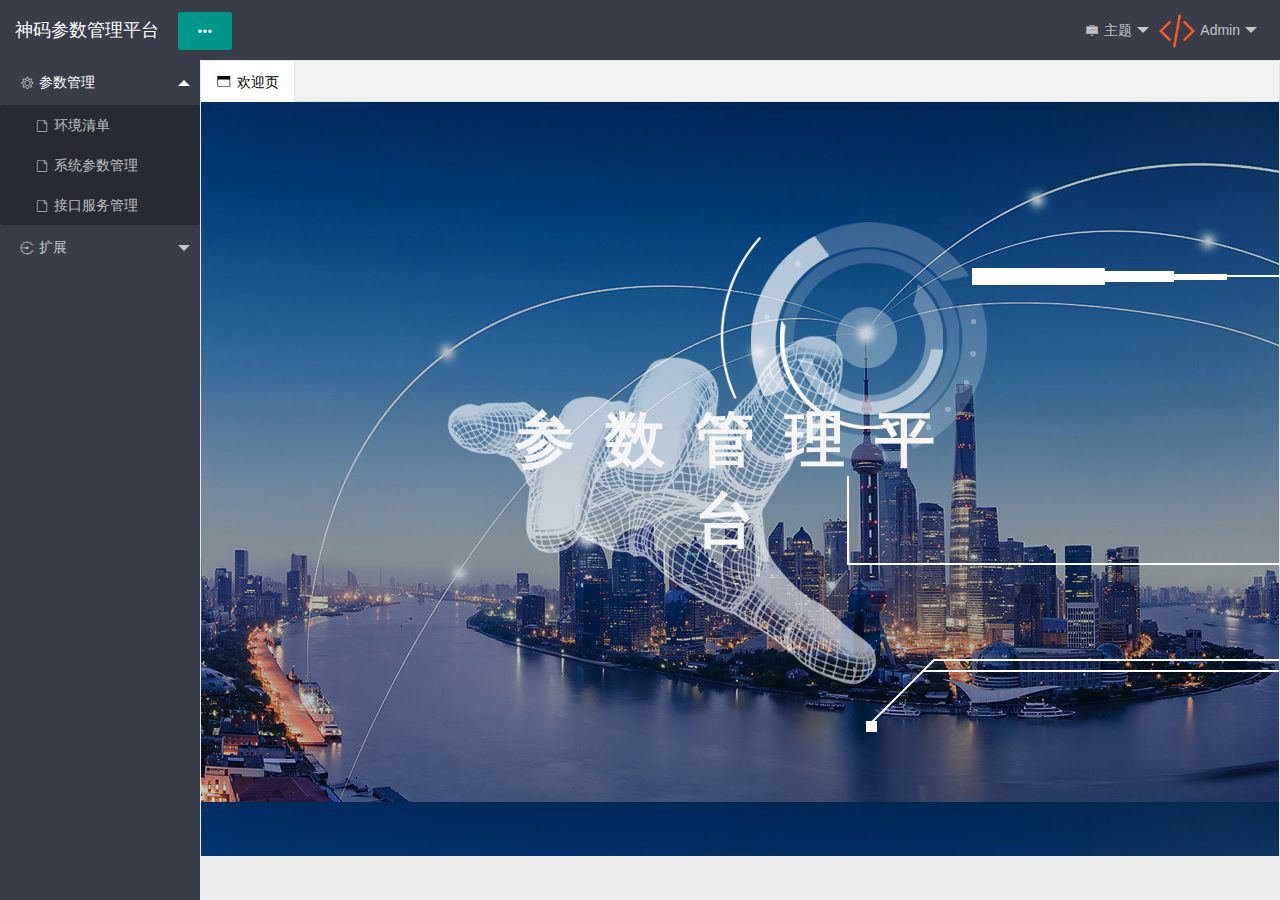
<file: WebContent/html/index.html>
<!DOCTYPE html>
<html lang="en">
<head>
    <meta charset="UTF-8">
    <meta name="renderer" content="webkit">
    <meta http-equiv="X-UA-Compatible" content="IE=edge,chrome=1">
    <meta name="viewport" content="width=device-width, initial-scale=1, maximum-scale=1">
    <title>首页 · 神码参数管理平台</title>
    <link rel="stylesheet" href="../frame/layui/css/layui.css">
    <link rel="stylesheet" href="../frame/static/css/style.css">
    <link rel="icon" href="../frame/static/image/code.png">
</head>
<body>

<!-- layout admin -->
<div class="layui-layout layui-layout-admin"> <!-- 添加skin-1类可手动修改主题为纯白，添加skin-2类可手动修改主题为蓝白 -->
    <!-- header -->
    <div class="layui-header my-header">
        <a href="index.html">
            <!--<img class="my-header-logo" src="" alt="logo">-->
            <div class="my-header-logo">神码参数管理平台</div>
        </a>
        <div class="my-header-btn">
            <button class="layui-btn layui-btn-small btn-nav"><i class="layui-icon">&#xe65f;</i></button>
        </div>

        <!-- 顶部左侧添加选项卡监听 -->
        <ul class="layui-nav" lay-filter="side-top-left">
            <!--<li class="layui-nav-item"><a href="javascript:;" href-url="demo/btn.html"><i class="layui-icon">&#xe621;</i>按钮</a></li>
            <li class="layui-nav-item">
                <a href="javascript:;"><i class="layui-icon">&#xe621;</i>基础</a>
                <dl class="layui-nav-child">
                    <dd><a href="javascript:;" href-url="demo/btn.html"><i class="layui-icon">&#xe621;</i>按钮</a></dd>
                    <dd><a href="javascript:;" href-url="demo/form.html"><i class="layui-icon">&#xe621;</i>表单</a></dd>
                </dl>
            </li>-->
        </ul>

        <!-- 顶部右侧添加选项卡监听 -->
        <ul class="layui-nav my-header-user-nav" lay-filter="side-top-right">
            <li class="layui-nav-item">
                <a class="name" href="javascript:;"><i class="layui-icon">&#xe629;</i>主题</a>
                <dl class="layui-nav-child">
                    <dd data-skin="0"><a href="javascript:;">默认</a></dd>
                    <dd data-skin="1"><a href="javascript:;">纯白</a></dd>
                    <dd data-skin="2"><a href="javascript:;">蓝白</a></dd>
                </dl>
            </li>
            <li class="layui-nav-item">
                <a class="name" href="javascript:;"><img src="../frame/static/image/code.png" alt="logo"> Admin </a>
                <dl class="layui-nav-child">
                    <dd><a href="javascript:;" href-url=""><i class="layui-icon">&#xe621;</i>修改密码</a></dd>
                    <dd><a href="../user/logout"><i class="layui-icon">&#x1006;</i>退出</a></dd>
                </dl>
            </li>
        </ul>

    </div>
    <!-- side -->
    <div class="layui-side my-side">
        <div class="layui-side-scroll">
            <!-- 左侧主菜单添加选项卡监听 -->
            <ul class="layui-nav layui-nav-tree" lay-filter="side-main">
               <li class="layui-nav-item  layui-nav-itemed">
                    <a href="javascript:;"><i class="layui-icon">&#xe620;</i>参数管理</a>
                    <dl class="layui-nav-child">
                    	<dd><a href="javascript:;" href-url="../children/environment.html"><i class="layui-icon">&#xe621;</i>环境清单</a></dd>
                        <dd><a href="javascript:;" href-url="../children/provideSystem_info.html"><i class="layui-icon">&#xe621;</i>系统参数管理</a></dd>
                        <dd><a href="javascript:;" href-url="../children/intfService_info.html"><i class="layui-icon">&#xe621;</i>接口服务管理</a></dd>
                    </dl>
                </li>
                <li class="layui-nav-item">
                    <a href="javascript:;"><i class="layui-icon">&#xe628;</i>扩展</a>
                    <dl class="layui-nav-child">
                        <dd><a href="javascript:;" href-url="../children/login.html"><i class="layui-icon">&#xe621;</i>登录页</a></dd>
                        <dd><a href="javascript:;" href-url="../children/register.html"><i class="layui-icon">&#xe621;</i>注册页</a></dd>
                        <dd><a href="javascript:;" href-url="../children/login2.html"><i class="layui-icon">&#xe621;</i>登录页2</a></dd>
                        <dd><a href="javascript:;" href-url="../children/map.html"><i class="layui-icon">&#xe621;</i>图表</a></dd>
                        <dd><a href="javascript:;" href-url="../children/add-edit.html"><i class="layui-icon">&#xe621;</i>添加-修改</a></dd>
                        <dd><a href="javascript:;" href-url="../children/data-table.html"><i class="layui-icon">&#xe621;</i>data-table 表格页</a></dd>
                        <dd><a href="javascript:;" href-url="../children/tree-table.html"><i class="layui-icon">&#xe621;</i>Tree table树表格页</a></dd>
                        <dd><a href="javascript:;" href-url="../children/404.html"><i class="layui-icon">&#xe621;</i>404页</a></dd>
                        <dd><a href="javascript:;" href-url="../children/tips.html"><i class="layui-icon">&#xe621;</i>提示页</a></dd>
                    </dl>
                </li>
            </ul>

        </div>
    </div>
    <!-- body -->
    <div class="layui-body my-body">
        <div class="layui-tab layui-tab-card my-tab" lay-filter="card" lay-allowClose="true">
            <ul class="layui-tab-title">
                <li class="layui-this" lay-id="1"><span><i class="layui-icon">&#xe638;</i>欢迎页</span></li>
            </ul>
            <div class="layui-tab-content">
                <div class="layui-tab-item layui-show">
                    <iframe id="iframe" src="./welcome.html" frameborder="0"></iframe>
                </div>
            </div>
        </div>
    </div>
    <!-- footer -->
    <div class="layui-footer my-footer">
        
    </div>
</div>

<!-- 右键菜单 -->
<div class="my-dblclick-box none">
    <table class="layui-tab dblclick-tab">
        <tr class="card-refresh">
            <td><i class="layui-icon">&#x1002;</i>刷新当前标签</td>
        </tr>
        <tr class="card-close">
            <td><i class="layui-icon">&#x1006;</i>关闭当前标签</td>
        </tr>
        <tr class="card-close-all">
            <td><i class="layui-icon">&#x1006;</i>关闭所有标签</td>
        </tr>
    </table>
</div>

<script type="text/javascript" src="../frame/layui/layui.js"></script>
<script type="text/javascript" src="../frame/static/js/vip_comm.js"></script>
<script type="text/javascript" src="">
layui.use(['layer','vip_nav','element'], function () {

    // 操作对象
    var layer       = layui.layer
        ,vipNav     = layui.vip_nav
        ,$          = layui.jquery
        ,element    = layui.element;
        element.init();

    // 顶部左侧菜单生成 [请求地址,过滤ID,是否展开,携带参数]
    vipNav.top_left('../json/nav_top_left.json','side-top-left',false);
    // 主体菜单生成 [请求地址,过滤ID,是否展开,携带参数]
    vipNav.main('../json/nav_main.json','side-main',true);

    // you code ...


});
</script>
</body>
</html>
</file>
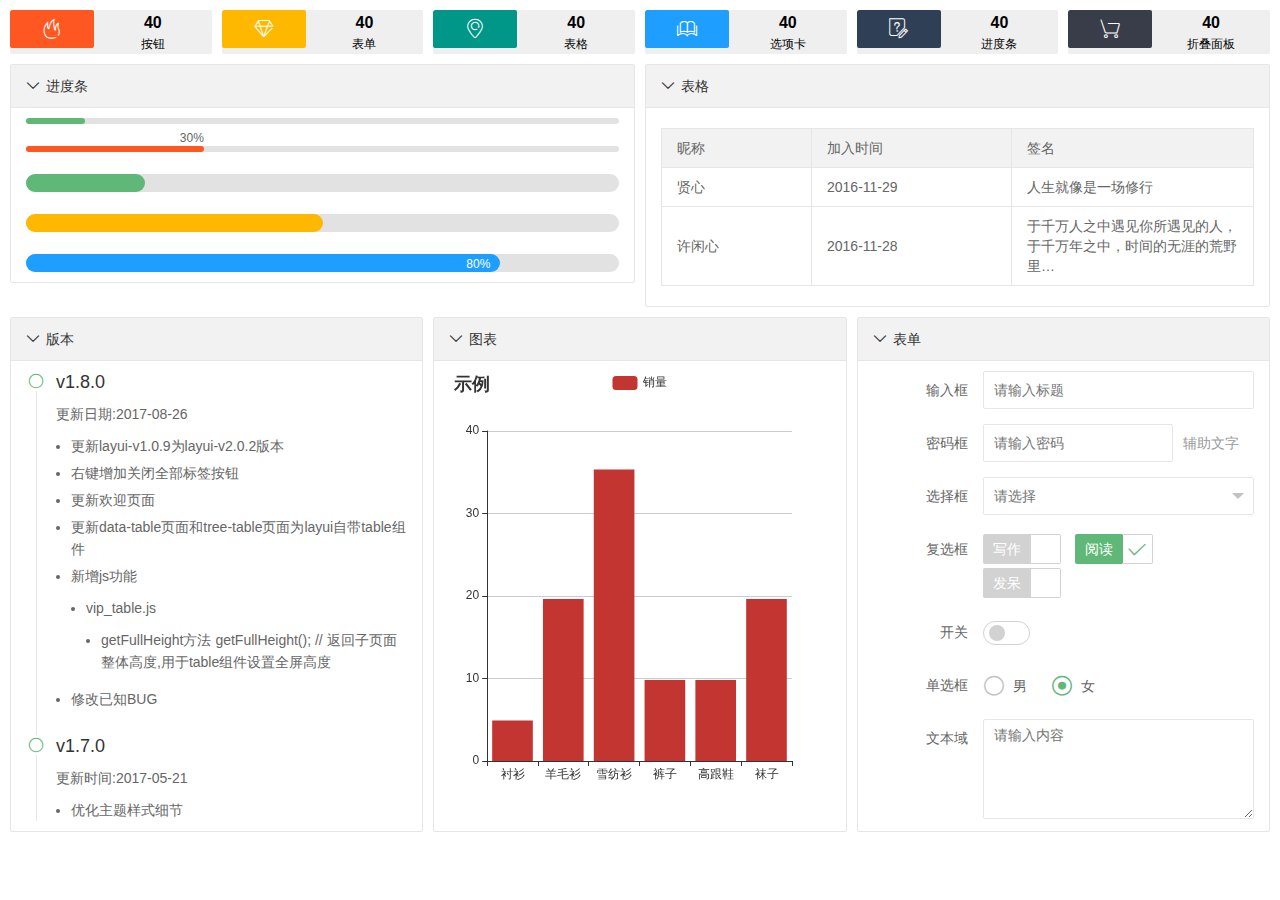
<file: WebContent/children/welcome.html>
<!DOCTYPE html>
<html lang="en">
<head>
    <meta charset="UTF-8">
    <meta name="renderer" content="webkit">
    <meta http-equiv="X-UA-Compatible" content="IE=edge,chrome=1">
    <meta name="viewport" content="width=device-width, initial-scale=1, maximum-scale=1">
    <title>欢迎页</title>
    <link rel="stylesheet" href="../frame/layui/css/layui.css">
    <link rel="stylesheet" href="../frame/static/css/style.css">
    <link rel="icon" href="../frame/static/image/code.png">
</head>
<body class="body">

<div class="layui-row layui-col-space10 my-index-main">
    <div class="layui-col-xs4 layui-col-sm2 layui-col-md2">
        <div class="my-nav-btn layui-clear" data-href="./demo/btn.html">
            <div class="layui-col-md5">
                <button class="layui-btn layui-btn-big layui-btn-danger layui-icon">&#xe756;</button>
            </div>
            <div class="layui-col-md7 tc">
                <p class="my-nav-text">40</p>
                <p class="my-nav-text layui-elip">按钮</p>
            </div>
        </div>
    </div>
    <div class="layui-col-xs4 layui-col-sm2 layui-col-md2">
        <div class="my-nav-btn layui-clear" data-href="./demo/form.html">
            <div class="layui-col-md5">
                <button class="layui-btn layui-btn-big layui-btn-warm layui-icon">&#xe735;</button>
            </div>
            <div class="layui-col-md7 tc">
                <p class="my-nav-text">40</p>
                <p class="my-nav-text layui-elip">表单</p>
            </div>
        </div>
    </div>
    <div class="layui-col-xs4 layui-col-sm2 layui-col-md2">
        <div class="my-nav-btn layui-clear" data-href="./demo/table.html">
            <div class="layui-col-md5">
                <button class="layui-btn layui-btn-big layui-icon">&#xe715;</button>
            </div>
            <div class="layui-col-md7 tc">
                <p class="my-nav-text">40</p>
                <p class="my-nav-text layui-elip">表格</p>
            </div>
        </div>
    </div>
    <div class="layui-col-xs4 layui-col-sm2 layui-col-md2">
        <div class="my-nav-btn layui-clear" data-href="./demo/tab-card.html">
            <div class="layui-col-md5">
                <button class="layui-btn layui-btn-big layui-btn-normal layui-icon">&#xe705;</button>
            </div>
            <div class="layui-col-md7 tc">
                <p class="my-nav-text">40</p>
                <p class="my-nav-text layui-elip">选项卡</p>
            </div>
        </div>
    </div>
    <div class="layui-col-xs4 layui-col-sm2 layui-col-md2">
        <div class="my-nav-btn layui-clear" data-href="./demo/progress-bar.html">
            <div class="layui-col-md5">
                <button class="layui-btn layui-btn-big layui-bg-cyan layui-icon">&#xe6b2;</button>
            </div>
            <div class="layui-col-md7 tc">
                <p class="my-nav-text">40</p>
                <p class="my-nav-text layui-elip">进度条</p>
            </div>
        </div>
    </div>
    <div class="layui-col-xs4 layui-col-sm2 layui-col-md2">
        <div class="my-nav-btn layui-clear" data-href="./demo/folding-panel.html">
            <div class="layui-col-md5">
                <button class="layui-btn layui-btn-big layui-bg-black layui-icon">&#xe698;</button>
            </div>
            <div class="layui-col-md7 tc">
                <p class="my-nav-text">40</p>
                <p class="my-nav-text layui-elip">折叠面板</p>
            </div>
        </div>
    </div>

    <div class="layui-col-xs12 layui-col-sm6 layui-col-md6">
        <div class="layui-collapse">
            <div class="layui-colla-item">
                <h2 class="layui-colla-title">进度条</h2>
                <div class="layui-colla-content layui-show">

                    <div class="layui-progress">
                        <div class="layui-progress-bar" lay-percent="10%"></div>
                    </div>
                    <br/>
                    <div class="layui-progress" lay-showPercent="yes">
                        <div class="layui-progress-bar layui-bg-red" lay-percent="30%"></div>
                    </div>
                    <br/>
                    <div class="layui-progress layui-progress-big">
                        <div class="layui-progress-bar" lay-percent="20%"></div>
                    </div>
                    <br/>
                    <div class="layui-progress layui-progress-big">
                        <div class="layui-progress-bar layui-bg-orange" lay-percent="50%"></div>
                    </div>
                    <br/>
                    <div class="layui-progress layui-progress-big" lay-showPercent="true">
                        <div class="layui-progress-bar layui-bg-blue" lay-percent="80%"></div>
                    </div>

                </div>
            </div>
        </div>
    </div>
    <div class="layui-col-xs12 layui-col-sm6 layui-col-md6">
        <div class="layui-collapse">
            <div class="layui-colla-item">
                <h2 class="layui-colla-title">表格</h2>
                <div class="layui-colla-content layui-show">

                    <table class="layui-table">
                        <colgroup>
                            <col width="150">
                            <col width="200">
                            <col>
                        </colgroup>
                        <thead>
                        <tr>
                            <th>昵称</th>
                            <th>加入时间</th>
                            <th>签名</th>
                        </tr>
                        </thead>
                        <tbody>
                        <tr>
                            <td>贤心</td>
                            <td>2016-11-29</td>
                            <td>人生就像是一场修行</td>
                        </tr>
                        <tr>
                            <td>许闲心</td>
                            <td>2016-11-28</td>
                            <td>于千万人之中遇见你所遇见的人，于千万年之中，时间的无涯的荒野里…</td>
                        </tr>
                        </tbody>
                    </table>

                </div>
            </div>
        </div>
    </div>

    <div class="layui-col-xs12 layui-col-sm6 layui-col-md4">
        <div class="layui-collapse">
            <div class="layui-colla-item">
                <h2 class="layui-colla-title">版本</h2>
                <div class="layui-colla-content layui-show">

                    <ul class="layui-timeline max-auto">
                        <li class="layui-timeline-item">
                            <i class="layui-icon layui-timeline-axis">&#xe63f;</i>
                            <div class="layui-timeline-content layui-text">
                                <h3 class="layui-timeline-title">v1.8.0</h3>
                                <p>
                                    更新日期:2017-08-26
                                </p>
                                <ul>
                                    <li>更新layui-v1.0.9为layui-v2.0.2版本</li>
                                    <li>右键增加关闭全部标签按钮</li>
                                    <li>更新欢迎页面</li>
                                    <li>更新data-table页面和tree-table页面为layui自带table组件</li>
                                    <li>
                                        <h4>新增js功能</h4>
                                        <ul>
                                            <li>
                                                <p>vip_table.js</p>
                                                <ul>
                                                    <li>getFullHeight方法  getFullHeight();    // 返回子页面整体高度,用于table组件设置全屏高度</li>
                                                </ul>
                                            </li>
                                        </ul>
                                    </li>
                                    <li>修改已知BUG</li>
                                </ul>
                            </div>
                        </li>
                        <li class="layui-timeline-item">
                            <i class="layui-icon layui-timeline-axis">&#xe63f;</i>
                            <div class="layui-timeline-content layui-text">
                                <h3 class="layui-timeline-title">v1.7.0</h3>
                                <p>更新时间:2017-05-21</p>
                                <ul>
                                    <li>优化主题样式细节</li>
                                    <li>标签新增双击关闭当前标签功能</li>
                                    <li>标签新增右键功能</li>
                                    <li>
                                        <h5>新增js功能。   详细可查看【frame/static/js】文件夹内的js</h5>
                                        <ul>
                                            <li>
                                                <h4>vip_nav.js 【主页菜单js】</h4>
                                                <ul>
                                                    <li>main方法       main(请求地址,过滤ID,是否展开,携带参数);</li>
                                                    <li>top_left方法   top_left(请求地址,过滤ID,是否展开,携带参数);</li>
                                                </ul>
                                            </li>
                                            <li>
                                                <h4>vip_tab.js 【子页面操作父页面选项卡js】</h4>
                                                <ul>
                                                    <li>add方法            add(操作对象，标签标题，url地址);</li>
                                                    <li>getThisTabId方法   getThisTabId();     // 返回当前展示页面父级窗口标签的lay-id</li>
                                                    <li>del方法            del(标签lay-id);</li>
                                                </ul>
                                            </li>
                                            <li>
                                                <h4>vip_table.js 【表格js,该js属于整合】</h4>
                                                <ul>
                                                    <li>deleteAll方法      deleteAll(ids,请求的url,操作成功跳转url,操作失败跳转url);</li>
                                                    <li>unixToDate方法     unixToDate(时间戳,是否只显示年月日时分,8);        // 返回正常时间</li>
                                                    <li>getIds方法         getIds(表格对象,每条数据的属性id);      // 返回需要的 ids</li>
                                                </ul>
                                            </li>
                                        </ul>
                                    </li>
                                    <li>修改已知BUG。</li>
                                </ul>
                            </div>
                        </li>
                        <li class="layui-timeline-item">
                            <i class="layui-icon layui-timeline-axis">&#xe63f;</i>
                            <div class="layui-timeline-content layui-text">
                                <h3 class="layui-timeline-title">v1.6.0</h3>
                                <p>更新时间:2017-04-25</p>
                                <ul>
                                    <li>优化CSS、JS</li>
                                    <li>新增新的登录、注册页面</li>
                                    <li>新增主题功能，提供默认、纯白、蓝白三种主题配置</li>
                                    <li>导航栏添加图标</li>
                                    <li>修改已知BUG</li>
                                </ul>
                            </div>
                        </li>
                        <li class="layui-timeline-item">
                            <i class="layui-icon layui-timeline-axis">&#xe63f;</i>
                            <div class="layui-timeline-content layui-text">
                                <h3 class="layui-timeline-title">v1.5.1</h3>
                                <p>更新时间:2017-03-21</p>
                                <ul>
                                    <li>修改浏览器窗口resize时不断闪烁BUG。  感谢：Clannad-</li>
                                </ul>
                            </div>
                        </li>
                        <li class="layui-timeline-item">
                            <i class="layui-icon layui-timeline-axis">&#xe63f;</i>
                            <div class="layui-timeline-content layui-text">
                                <h3 class="layui-timeline-title">v1.5.0</h3>
                                <p>更新时间:2017-03-20</p>
                                <ul>
                                    <li>更新layui框架为最新版1.0.9_rts版本</li>
                                    <li>优化css,样式更加接近vip-admin管理系统v1.0.5</li>
                                    <li>新增效果：导航栏点击栏目右侧添加相应tab选项卡,点击已经生成过的选项卡直接跳转到该选选项卡</li>
                                    <li>新增导航栏收缩按钮</li>
                                    <li>修改已知BUG</li>
                                </ul>
                            </div>
                        </li>
                        <li class="layui-timeline-item">
                            <i class="layui-icon layui-timeline-axis">&#xe63f;</i>
                            <div class="layui-timeline-content layui-text">
                                <h3 class="layui-timeline-title">1.1.0</h3>
                                <p>更新时间:2017-02-27</p>
                                <ul>
                                    <li>登录页面添加头部标题</li>
                                    <li>新增tree table 页面</li>
                                    <li>新增404页面</li>
                                    <li>新增tips提示页面</li>
                                    <li>
                                        <h4>js功能: 具体操作请查看 js/table-tool.js</h4>
                                        <ul>
                                            <li>getIds(table对象,获取input为id的属性);</li>
                                            <li>deleteAll(ids,请求url,操作成功跳转url,操作失败跳转url);</li>
                                            <li>UnixToDate(时间戳,显示年月日时分,加8小时显示正常时间区);</li>
                                        </ul>
                                    </li>
                                    <li>该版本已兼容手机浏览</li>
                                    <li>修改已知BUG</li>
                                </ul>
                            </div>
                        </li>
                        <li class="layui-timeline-item">
                            <i class="layui-icon layui-timeline-axis">&#xe63f;</i>
                            <div class="layui-timeline-content layui-text">
                                <h3 class="layui-timeline-title">v1.0.1</h3>
                                <p>更新时间:2017-02-16</p>
                                <ul>
                                    <li>优化datatables表格，添加排序图标，点击升序降序更加美观；表格全选优化，全选后所有选中项添加背景颜色，使之选中更加明显</li>
                                    <li>添加echearts图表插件，展示了基本的柱状图和饼图示例</li>
                                </ul>
                            </div>
                        </li>
                        <li class="layui-timeline-item">
                            <i class="layui-icon layui-timeline-axis">&#xe63f;</i>
                            <div class="layui-timeline-content layui-text">
                                <h3 class="layui-timeline-title">v1.0.0</h3>
                                <p>更新时间:2017-01-06</p>
                                <ul>
                                    <li>该模板最大化保留了原生layui的基础样式，整合行成的一套后台模板</li>
                                    <li>该模板集合了layui插件、datatables插件</li>
                                    <li>该模板使用layui基础样式中的按钮、表单、表格、和选项卡</li>
                                    <li>datatables表格和layui表格深度整合，使用更加方便、美观、人性化</li>
                                    <li>扩展了欢迎页面、登录页面</li>
                                </ul>
                            </div>
                        </li>
                        <li class="layui-timeline-item">
                            <i class="layui-icon layui-timeline-axis">&#xe63f;</i>
                            <div class="layui-timeline-content layui-text">
                                <div class="layui-timeline-title">开始于2017年01月06日</div>
                            </div>
                        </li>
                    </ul>

                </div>
            </div>
        </div>
    </div>
    <div class="layui-col-xs12 layui-col-sm6 layui-col-md4">
        <div class="layui-collapse">
            <div class="layui-colla-item">
                <h2 class="layui-colla-title">图表</h2>
                <div class="layui-colla-content layui-show">

                    <div id="main-line" style="height: 450px;"></div>

                </div>
            </div>
        </div>
    </div>
    <div class="layui-col-xs12 layui-col-sm6 layui-col-md4">
        <div class="layui-collapse">
            <div class="layui-colla-item">
                <h2 class="layui-colla-title">表单</h2>
                <div class="layui-colla-content layui-show">

                    <form class="layui-form max-auto" action="">
                        <div class="layui-form-item">
                            <label class="layui-form-label">输入框</label>
                            <div class="layui-input-block">
                                <input type="text" name="title" required lay-verify="required" placeholder="请输入标题"
                                       autocomplete="off" class="layui-input">
                            </div>
                        </div>
                        <div class="layui-form-item">
                            <label class="layui-form-label">密码框</label>
                            <div class="layui-input-inline">
                                <input type="password" name="password" required lay-verify="required"
                                       placeholder="请输入密码" autocomplete="off" class="layui-input">
                            </div>
                            <div class="layui-form-mid layui-word-aux">辅助文字</div>
                        </div>
                        <div class="layui-form-item">
                            <label class="layui-form-label">选择框</label>
                            <div class="layui-input-block">
                                <select name="city" lay-verify="required">
                                    <option value=""></option>
                                    <option value="0">北京</option>
                                    <option value="1">上海</option>
                                    <option value="2">广州</option>
                                    <option value="3">深圳</option>
                                    <option value="4">杭州</option>
                                </select>
                            </div>
                        </div>
                        <div class="layui-form-item">
                            <label class="layui-form-label">复选框</label>
                            <div class="layui-input-block">
                                <input type="checkbox" name="like[write]" title="写作">
                                <input type="checkbox" name="like[read]" title="阅读" checked>
                                <input type="checkbox" name="like[dai]" title="发呆">
                            </div>
                        </div>
                        <div class="layui-form-item">
                            <label class="layui-form-label">开关</label>
                            <div class="layui-input-block">
                                <input type="checkbox" name="switch" lay-skin="switch">
                            </div>
                        </div>
                        <div class="layui-form-item">
                            <label class="layui-form-label">单选框</label>
                            <div class="layui-input-block">
                                <input type="radio" name="sex" value="男" title="男">
                                <input type="radio" name="sex" value="女" title="女" checked>
                            </div>
                        </div>
                        <div class="layui-form-item layui-form-text">
                            <label class="layui-form-label">文本域</label>
                            <div class="layui-input-block">
                                <textarea name="desc" placeholder="请输入内容" class="layui-textarea"></textarea>
                            </div>
                        </div>
                        <div class="layui-form-item">
                            <div class="layui-input-block">
                                <button class="layui-btn" lay-submit lay-filter="formDemo">立即提交</button>
                                <button type="reset" class="layui-btn layui-btn-primary">重置</button>
                            </div>
                        </div>
                    </form>

                </div>
            </div>
        </div>
    </div>
</div>

<script type="text/javascript" src="../frame/layui/layui.js"></script>
<script type="text/javascript" src="../js/index.js"></script>
<script type="text/javascript" src="../frame/echarts/echarts.min.js"></script>
<script type="text/javascript">
    layui.use(['element', 'form', 'table', 'layer', 'vip_tab'], function () {
        var form = layui.form
                , table = layui.table
                , layer = layui.layer
                , vipTab = layui.vip_tab
                , element = layui.element
                , $ = layui.jquery;

        // 基于准备好的dom，初始化echarts实例
        var myChart = echarts.init(document.getElementById('main-line'));

        // 使用刚指定的配置项和数据显示图表。
        myChart.setOption({
            title: {
                text: '示例'
            },
            tooltip: {},
            legend: {
                data: ['销量']
            },
            xAxis: {
                data: ["衬衫", "羊毛衫", "雪纺衫", "裤子", "高跟鞋", "袜子"]
            },
            yAxis: {},
            series: [{
                name: '销量',
                type: 'bar',
                data: [5, 20, 36, 10, 10, 20]
            }]
        });

        // 打开选项卡
        $('.my-nav-btn').on('click', function(){
            if($(this).attr('data-href')){
                //vipTab.add('','标题','路径');
                vipTab.add($(this),'<i class="layui-icon">'+$(this).find("button").html()+'</i>'+$(this).find('p:last-child').html(),$(this).attr('data-href'));
            }
        });

        // you code ...


    });
</script>
</body>
</html>
</file>
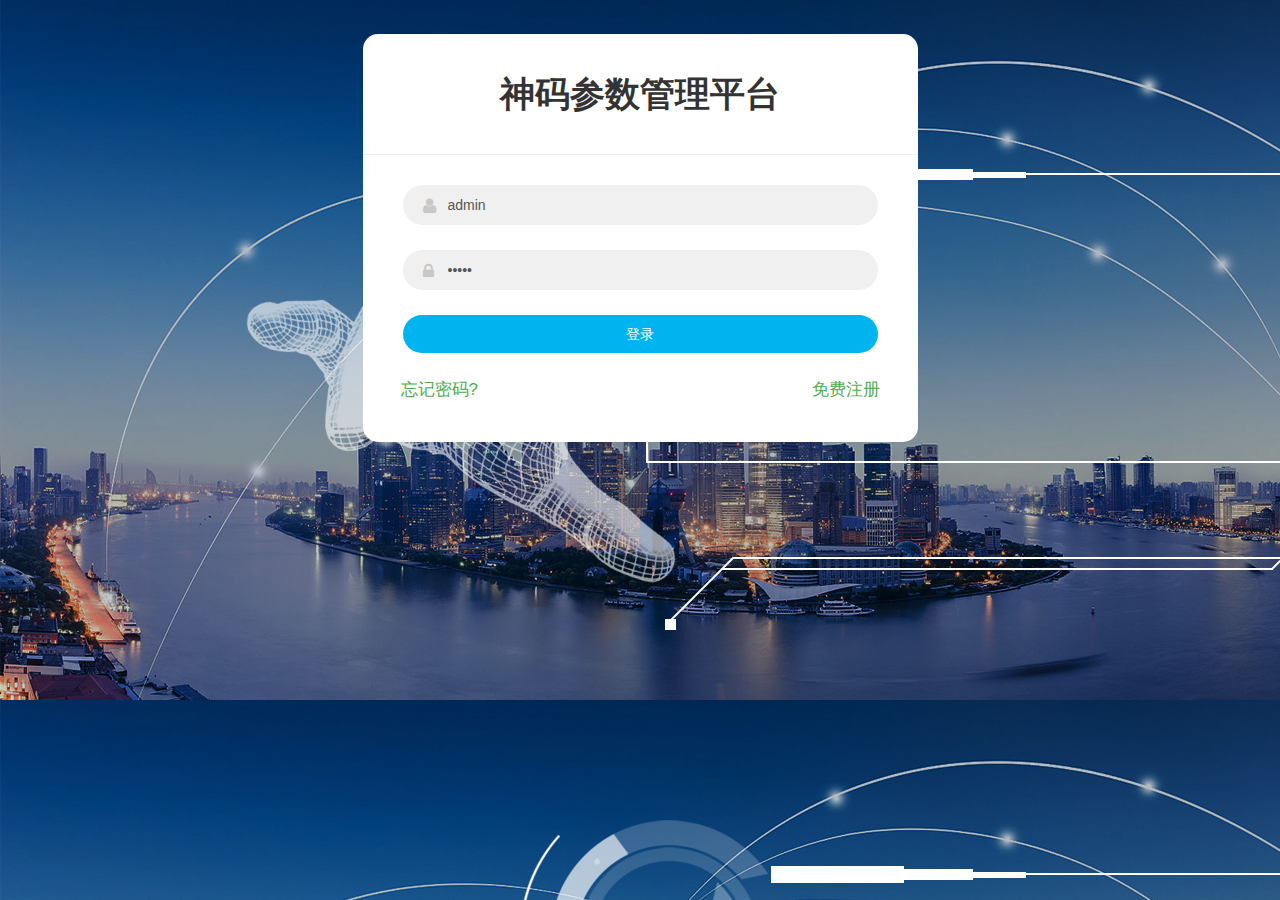
<file: WebContent/html/login.html>
<!DOCTYPE html>
<html lang="zh">

	<head>
		<meta charset="UTF-8">
		<meta http-equiv="X-UA-Compatible" content="IE=edge,chrome=1">
		<meta name="viewport" content="width=device-width, initial-scale=1.0">
		<title>登录</title>
		<link href="../css/bootstrap.min.css" rel="stylesheet">
		<link href="../css/font-awesome.min.css" rel="stylesheet">
		<link rel="stylesheet" type="text/css" href="../css/login.css">
		<script type="text/javascript" src="../js/jquery.min.js" ></script>
		<script type="text/javascript" src="../js/login.js" ></script>
		
	</head>
	<body>
		<div class="htmleaf-container">
			<div class="demo form-bg">
				<div class="container">
					<div class="row">
						<div class="col-md-offset-3 col-md-6">
							<form class="form-horizontal">
								<span class="heading">神码参数管理平台</span>
								<div class="form-group">
									<input type="test" class="form-control" id="username" name="username" placeholder="用户名" value="admin" autocomplete="off" >
									<i class="fa fa-user"></i>
								</div>
								<div class="form-group help">
									<input type="password" class="form-control" id="userpwd" name="userpwd" value="admin" placeholder="密码" >
									<i class="fa fa-lock"></i>
								</div>
								<div class="login-msg" hidden="hidden"></div>
								<div class="form-group">
									<button type="button" id="submit" class="btn btn-default btn-lg btn-block" >登录</button>
								</div>	
	                        	<div href=" " class="footer-left ">忘记密码?</div>
	                        	<div href=" " class="footer-right ">免费注册</div>	                            
	                    	</form>
	               		</div>
	           		</div>
	        	</div>
	    	</div>
		</div>
	</body>
</html>
</file>
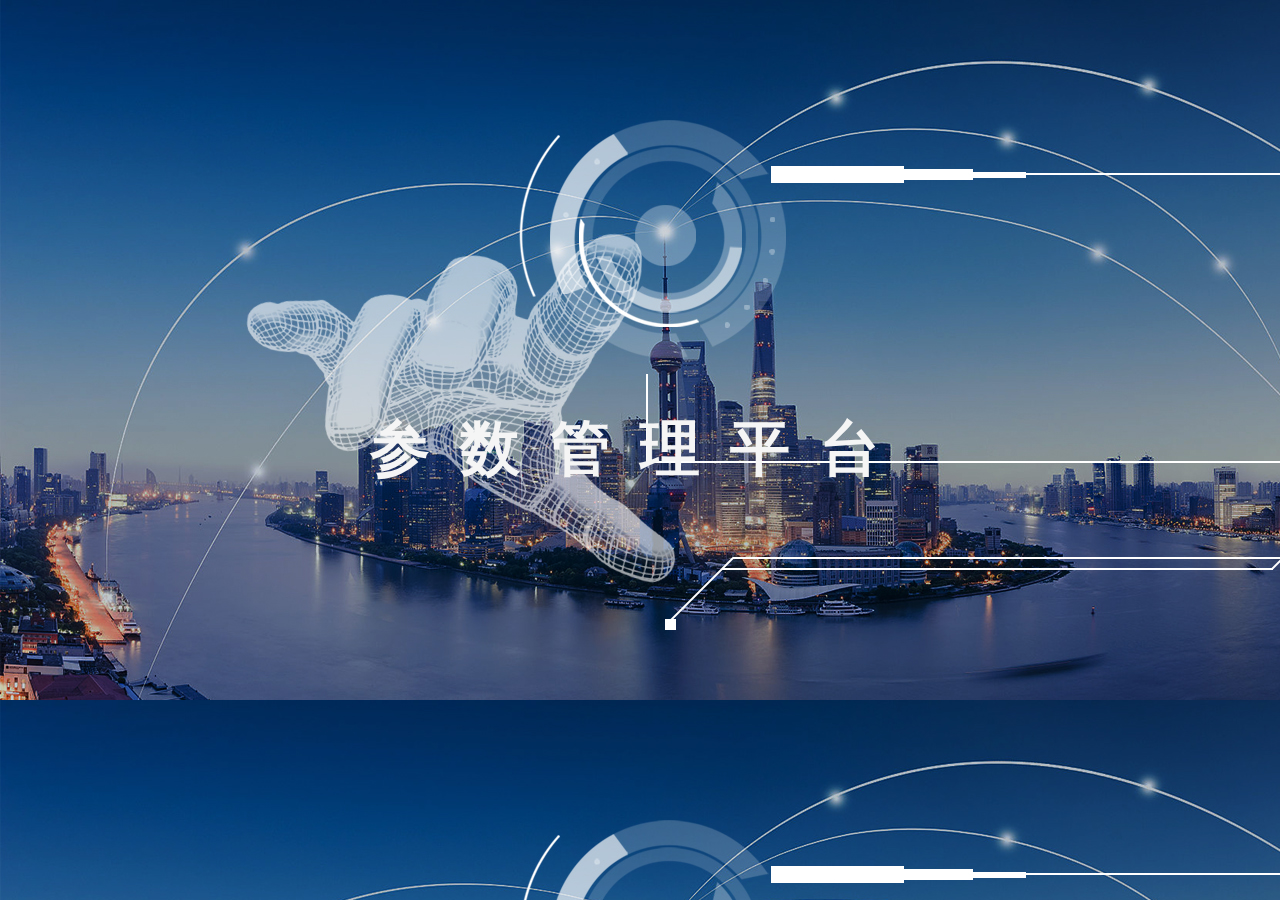
<file: WebContent/html/welcome.html>
<!DOCTYPE html>
<html>
<head>
<meta charset="UTF-8">
<title>Insert title here</title>
<style>
	body {
		background-image: url(../images/background.jpg);
	}
	.context{
		position: absolute;
		top: 50%;
		left: 50%;
		transform: translate(-50%, -50%);
		text-align: center;
		font-family: "微软雅黑";
		font-size: 30px;
		color:whitesmoke;
		letter-spacing: 30px;
	}
</style>
</head>
<body >
	<div class="context">
		<h1>参数管理平台</h1>
	</div>
</body>
</html>
</file>
<file: WebContent/frame/layui/css/layui.css>
/** layui-v2.4.3 MIT License By https://www.layui.com */
 .layui-inline,img{display:inline-block;vertical-align:middle}h1,h2,h3,h4,h5,h6{font-weight:400}.layui-edge,.layui-header,.layui-inline,.layui-main{position:relative}.layui-btn,.layui-edge,.layui-inline,img{vertical-align:middle}.layui-btn,.layui-disabled,.layui-icon,.layui-unselect{-webkit-user-select:none;-ms-user-select:none;-moz-user-select:none}blockquote,body,button,dd,div,dl,dt,form,h1,h2,h3,h4,h5,h6,input,li,ol,p,pre,td,textarea,th,ul{margin:0;padding:0;-webkit-tap-highlight-color:rgba(0,0,0,0)}a:active,a:hover{outline:0}img{border:none}li{list-style:none}table{border-collapse:collapse;border-spacing:0}h4,h5,h6{font-size:100%}button,input,optgroup,option,select,textarea{font-family:inherit;font-size:inherit;font-style:inherit;font-weight:inherit;outline:0}pre{white-space:pre-wrap;white-space:-moz-pre-wrap;white-space:-pre-wrap;white-space:-o-pre-wrap;word-wrap:break-word}body{line-height:24px;font:14px Helvetica Neue,Helvetica,PingFang SC,Tahoma,Arial,sans-serif}hr{height:1px;margin:10px 0;border:0;clear:both}a{color:#333;text-decoration:none}a:hover{color:#777}a cite{font-style:normal;*cursor:pointer}.layui-border-box,.layui-border-box *{box-sizing:border-box}.layui-box,.layui-box *{box-sizing:content-box}.layui-clear{clear:both;*zoom:1}.layui-clear:after{content:'\20';clear:both;*zoom:1;display:block;height:0}.layui-inline{*display:inline;*zoom:1}.layui-edge{display:inline-block;width:0;height:0;border-width:6px;border-style:dashed;border-color:transparent;overflow:hidden}.layui-edge-top{top:-4px;border-bottom-color:#999;border-bottom-style:solid}.layui-edge-right{border-left-color:#999;border-left-style:solid}.layui-edge-bottom{top:2px;border-top-color:#999;border-top-style:solid}.layui-edge-left{border-right-color:#999;border-right-style:solid}.layui-elip{text-overflow:ellipsis;overflow:hidden;white-space:nowrap}.layui-disabled,.layui-disabled:hover{color:#d2d2d2!important;cursor:not-allowed!important}.layui-circle{border-radius:100%}.layui-show{display:block!important}.layui-hide{display:none!important}@font-face{font-family:layui-icon;src:url(../font/iconfont.eot?v=240);src:url(../font/iconfont.eot?v=240#iefix) format('embedded-opentype'),url(../font/iconfont.svg?v=240#iconfont) format('svg'),url(../font/iconfont.woff?v=240) format('woff'),url(../font/iconfont.ttf?v=240) format('truetype')}.layui-icon{font-family:layui-icon!important;font-size:16px;font-style:normal;-webkit-font-smoothing:antialiased;-moz-osx-font-smoothing:grayscale}.layui-icon-reply-fill:before{content:"\e611"}.layui-icon-set-fill:before{content:"\e614"}.layui-icon-menu-fill:before{content:"\e60f"}.layui-icon-search:before{content:"\e615"}.layui-icon-share:before{content:"\e641"}.layui-icon-set-sm:before{content:"\e620"}.layui-icon-engine:before{content:"\e628"}.layui-icon-close:before{content:"\1006"}.layui-icon-close-fill:before{content:"\1007"}.layui-icon-chart-screen:before{content:"\e629"}.layui-icon-star:before{content:"\e600"}.layui-icon-circle-dot:before{content:"\e617"}.layui-icon-chat:before{content:"\e606"}.layui-icon-release:before{content:"\e609"}.layui-icon-list:before{content:"\e60a"}.layui-icon-chart:before{content:"\e62c"}.layui-icon-ok-circle:before{content:"\1005"}.layui-icon-layim-theme:before{content:"\e61b"}.layui-icon-table:before{content:"\e62d"}.layui-icon-right:before{content:"\e602"}.layui-icon-left:before{content:"\e603"}.layui-icon-cart-simple:before{content:"\e698"}.layui-icon-face-cry:before{content:"\e69c"}.layui-icon-face-smile:before{content:"\e6af"}.layui-icon-survey:before{content:"\e6b2"}.layui-icon-tree:before{content:"\e62e"}.layui-icon-upload-circle:before{content:"\e62f"}.layui-icon-add-circle:before{content:"\e61f"}.layui-icon-download-circle:before{content:"\e601"}.layui-icon-templeate-1:before{content:"\e630"}.layui-icon-util:before{content:"\e631"}.layui-icon-face-surprised:before{content:"\e664"}.layui-icon-edit:before{content:"\e642"}.layui-icon-speaker:before{content:"\e645"}.layui-icon-down:before{content:"\e61a"}.layui-icon-file:before{content:"\e621"}.layui-icon-layouts:before{content:"\e632"}.layui-icon-rate-half:before{content:"\e6c9"}.layui-icon-add-circle-fine:before{content:"\e608"}.layui-icon-prev-circle:before{content:"\e633"}.layui-icon-read:before{content:"\e705"}.layui-icon-404:before{content:"\e61c"}.layui-icon-carousel:before{content:"\e634"}.layui-icon-help:before{content:"\e607"}.layui-icon-code-circle:before{content:"\e635"}.layui-icon-water:before{content:"\e636"}.layui-icon-username:before{content:"\e66f"}.layui-icon-find-fill:before{content:"\e670"}.layui-icon-about:before{content:"\e60b"}.layui-icon-location:before{content:"\e715"}.layui-icon-up:before{content:"\e619"}.layui-icon-pause:before{content:"\e651"}.layui-icon-date:before{content:"\e637"}.layui-icon-layim-uploadfile:before{content:"\e61d"}.layui-icon-delete:before{content:"\e640"}.layui-icon-play:before{content:"\e652"}.layui-icon-top:before{content:"\e604"}.layui-icon-friends:before{content:"\e612"}.layui-icon-refresh-3:before{content:"\e9aa"}.layui-icon-ok:before{content:"\e605"}.layui-icon-layer:before{content:"\e638"}.layui-icon-face-smile-fine:before{content:"\e60c"}.layui-icon-dollar:before{content:"\e659"}.layui-icon-group:before{content:"\e613"}.layui-icon-layim-download:before{content:"\e61e"}.layui-icon-picture-fine:before{content:"\e60d"}.layui-icon-link:before{content:"\e64c"}.layui-icon-diamond:before{content:"\e735"}.layui-icon-log:before{content:"\e60e"}.layui-icon-rate-solid:before{content:"\e67a"}.layui-icon-fonts-del:before{content:"\e64f"}.layui-icon-unlink:before{content:"\e64d"}.layui-icon-fonts-clear:before{content:"\e639"}.layui-icon-triangle-r:before{content:"\e623"}.layui-icon-circle:before{content:"\e63f"}.layui-icon-radio:before{content:"\e643"}.layui-icon-align-center:before{content:"\e647"}.layui-icon-align-right:before{content:"\e648"}.layui-icon-align-left:before{content:"\e649"}.layui-icon-loading-1:before{content:"\e63e"}.layui-icon-return:before{content:"\e65c"}.layui-icon-fonts-strong:before{content:"\e62b"}.layui-icon-upload:before{content:"\e67c"}.layui-icon-dialogue:before{content:"\e63a"}.layui-icon-video:before{content:"\e6ed"}.layui-icon-headset:before{content:"\e6fc"}.layui-icon-cellphone-fine:before{content:"\e63b"}.layui-icon-add-1:before{content:"\e654"}.layui-icon-face-smile-b:before{content:"\e650"}.layui-icon-fonts-html:before{content:"\e64b"}.layui-icon-form:before{content:"\e63c"}.layui-icon-cart:before{content:"\e657"}.layui-icon-camera-fill:before{content:"\e65d"}.layui-icon-tabs:before{content:"\e62a"}.layui-icon-fonts-code:before{content:"\e64e"}.layui-icon-fire:before{content:"\e756"}.layui-icon-set:before{content:"\e716"}.layui-icon-fonts-u:before{content:"\e646"}.layui-icon-triangle-d:before{content:"\e625"}.layui-icon-tips:before{content:"\e702"}.layui-icon-picture:before{content:"\e64a"}.layui-icon-more-vertical:before{content:"\e671"}.layui-icon-flag:before{content:"\e66c"}.layui-icon-loading:before{content:"\e63d"}.layui-icon-fonts-i:before{content:"\e644"}.layui-icon-refresh-1:before{content:"\e666"}.layui-icon-rmb:before{content:"\e65e"}.layui-icon-home:before{content:"\e68e"}.layui-icon-user:before{content:"\e770"}.layui-icon-notice:before{content:"\e667"}.layui-icon-login-weibo:before{content:"\e675"}.layui-icon-voice:before{content:"\e688"}.layui-icon-upload-drag:before{content:"\e681"}.layui-icon-login-qq:before{content:"\e676"}.layui-icon-snowflake:before{content:"\e6b1"}.layui-icon-file-b:before{content:"\e655"}.layui-icon-template:before{content:"\e663"}.layui-icon-auz:before{content:"\e672"}.layui-icon-console:before{content:"\e665"}.layui-icon-app:before{content:"\e653"}.layui-icon-prev:before{content:"\e65a"}.layui-icon-website:before{content:"\e7ae"}.layui-icon-next:before{content:"\e65b"}.layui-icon-component:before{content:"\e857"}.layui-icon-more:before{content:"\e65f"}.layui-icon-login-wechat:before{content:"\e677"}.layui-icon-shrink-right:before{content:"\e668"}.layui-icon-spread-left:before{content:"\e66b"}.layui-icon-camera:before{content:"\e660"}.layui-icon-note:before{content:"\e66e"}.layui-icon-refresh:before{content:"\e669"}.layui-icon-female:before{content:"\e661"}.layui-icon-male:before{content:"\e662"}.layui-icon-password:before{content:"\e673"}.layui-icon-senior:before{content:"\e674"}.layui-icon-theme:before{content:"\e66a"}.layui-icon-tread:before{content:"\e6c5"}.layui-icon-praise:before{content:"\e6c6"}.layui-icon-star-fill:before{content:"\e658"}.layui-icon-rate:before{content:"\e67b"}.layui-icon-template-1:before{content:"\e656"}.layui-icon-vercode:before{content:"\e679"}.layui-icon-cellphone:before{content:"\e678"}.layui-icon-screen-full:before{content:"\e622"}.layui-icon-screen-restore:before{content:"\e758"}.layui-icon-cols:before{content:"\e610"}.layui-icon-export:before{content:"\e67d"}.layui-icon-print:before{content:"\e66d"}.layui-icon-slider:before{content:"\e714"}.layui-main{width:1140px;margin:0 auto}.layui-header{z-index:1000;height:60px}.layui-header a:hover{transition:all .5s;-webkit-transition:all .5s}.layui-side{position:fixed;left:0;top:0;bottom:0;z-index:999;width:200px;overflow-x:hidden}.layui-side-scroll{position:relative;width:220px;height:100%;overflow-x:hidden}.layui-body{position:absolute;left:200px;right:0;top:0;bottom:0;z-index:998;width:auto;overflow:hidden;overflow-y:auto;box-sizing:border-box}.layui-layout-body{overflow:hidden}.layui-layout-admin .layui-header{background-color:#23262E}.layui-layout-admin .layui-side{top:60px;width:200px;overflow-x:hidden}.layui-layout-admin .layui-body{top:60px;bottom:44px}.layui-layout-admin .layui-main{width:auto;margin:0 15px}.layui-layout-admin .layui-footer{position:fixed;left:200px;right:0;bottom:0;height:44px;line-height:44px;padding:0 15px;background-color:#eee}.layui-layout-admin .layui-logo{position:absolute;left:0;top:0;width:200px;height:100%;line-height:60px;text-align:center;color:#009688;font-size:16px}.layui-layout-admin .layui-header .layui-nav{background:0 0}.layui-layout-left{position:absolute!important;left:200px;top:0}.layui-layout-right{position:absolute!important;right:0;top:0}.layui-container{position:relative;margin:0 auto;padding:0 15px;box-sizing:border-box}.layui-fluid{position:relative;margin:0 auto;padding:0 15px}.layui-row:after,.layui-row:before{content:'';display:block;clear:both}.layui-col-lg1,.layui-col-lg10,.layui-col-lg11,.layui-col-lg12,.layui-col-lg2,.layui-col-lg3,.layui-col-lg4,.layui-col-lg5,.layui-col-lg6,.layui-col-lg7,.layui-col-lg8,.layui-col-lg9,.layui-col-md1,.layui-col-md10,.layui-col-md11,.layui-col-md12,.layui-col-md2,.layui-col-md3,.layui-col-md4,.layui-col-md5,.layui-col-md6,.layui-col-md7,.layui-col-md8,.layui-col-md9,.layui-col-sm1,.layui-col-sm10,.layui-col-sm11,.layui-col-sm12,.layui-col-sm2,.layui-col-sm3,.layui-col-sm4,.layui-col-sm5,.layui-col-sm6,.layui-col-sm7,.layui-col-sm8,.layui-col-sm9,.layui-col-xs1,.layui-col-xs10,.layui-col-xs11,.layui-col-xs12,.layui-col-xs2,.layui-col-xs3,.layui-col-xs4,.layui-col-xs5,.layui-col-xs6,.layui-col-xs7,.layui-col-xs8,.layui-col-xs9{position:relative;display:block;box-sizing:border-box}.layui-col-xs1,.layui-col-xs10,.layui-col-xs11,.layui-col-xs12,.layui-col-xs2,.layui-col-xs3,.layui-col-xs4,.layui-col-xs5,.layui-col-xs6,.layui-col-xs7,.layui-col-xs8,.layui-col-xs9{float:left}.layui-col-xs1{width:8.33333333%}.layui-col-xs2{width:16.66666667%}.layui-col-xs3{width:25%}.layui-col-xs4{width:33.33333333%}.layui-col-xs5{width:41.66666667%}.layui-col-xs6{width:50%}.layui-col-xs7{width:58.33333333%}.layui-col-xs8{width:66.66666667%}.layui-col-xs9{width:75%}.layui-col-xs10{width:83.33333333%}.layui-col-xs11{width:91.66666667%}.layui-col-xs12{width:100%}.layui-col-xs-offset1{margin-left:8.33333333%}.layui-col-xs-offset2{margin-left:16.66666667%}.layui-col-xs-offset3{margin-left:25%}.layui-col-xs-offset4{margin-left:33.33333333%}.layui-col-xs-offset5{margin-left:41.66666667%}.layui-col-xs-offset6{margin-left:50%}.layui-col-xs-offset7{margin-left:58.33333333%}.layui-col-xs-offset8{margin-left:66.66666667%}.layui-col-xs-offset9{margin-left:75%}.layui-col-xs-offset10{margin-left:83.33333333%}.layui-col-xs-offset11{margin-left:91.66666667%}.layui-col-xs-offset12{margin-left:100%}@media screen and (max-width:768px){.layui-hide-xs{display:none!important}.layui-show-xs-block{display:block!important}.layui-show-xs-inline{display:inline!important}.layui-show-xs-inline-block{display:inline-block!important}}@media screen and (min-width:768px){.layui-container{width:750px}.layui-hide-sm{display:none!important}.layui-show-sm-block{display:block!important}.layui-show-sm-inline{display:inline!important}.layui-show-sm-inline-block{display:inline-block!important}.layui-col-sm1,.layui-col-sm10,.layui-col-sm11,.layui-col-sm12,.layui-col-sm2,.layui-col-sm3,.layui-col-sm4,.layui-col-sm5,.layui-col-sm6,.layui-col-sm7,.layui-col-sm8,.layui-col-sm9{float:left}.layui-col-sm1{width:8.33333333%}.layui-col-sm2{width:16.66666667%}.layui-col-sm3{width:25%}.layui-col-sm4{width:33.33333333%}.layui-col-sm5{width:41.66666667%}.layui-col-sm6{width:50%}.layui-col-sm7{width:58.33333333%}.layui-col-sm8{width:66.66666667%}.layui-col-sm9{width:75%}.layui-col-sm10{width:83.33333333%}.layui-col-sm11{width:91.66666667%}.layui-col-sm12{width:100%}.layui-col-sm-offset1{margin-left:8.33333333%}.layui-col-sm-offset2{margin-left:16.66666667%}.layui-col-sm-offset3{margin-left:25%}.layui-col-sm-offset4{margin-left:33.33333333%}.layui-col-sm-offset5{margin-left:41.66666667%}.layui-col-sm-offset6{margin-left:50%}.layui-col-sm-offset7{margin-left:58.33333333%}.layui-col-sm-offset8{margin-left:66.66666667%}.layui-col-sm-offset9{margin-left:75%}.layui-col-sm-offset10{margin-left:83.33333333%}.layui-col-sm-offset11{margin-left:91.66666667%}.layui-col-sm-offset12{margin-left:100%}}@media screen and (min-width:992px){.layui-container{width:970px}.layui-hide-md{display:none!important}.layui-show-md-block{display:block!important}.layui-show-md-inline{display:inline!important}.layui-show-md-inline-block{display:inline-block!important}.layui-col-md1,.layui-col-md10,.layui-col-md11,.layui-col-md12,.layui-col-md2,.layui-col-md3,.layui-col-md4,.layui-col-md5,.layui-col-md6,.layui-col-md7,.layui-col-md8,.layui-col-md9{float:left}.layui-col-md1{width:8.33333333%}.layui-col-md2{width:16.66666667%}.layui-col-md3{width:25%}.layui-col-md4{width:33.33333333%}.layui-col-md5{width:41.66666667%}.layui-col-md6{width:50%}.layui-col-md7{width:58.33333333%}.layui-col-md8{width:66.66666667%}.layui-col-md9{width:75%}.layui-col-md10{width:83.33333333%}.layui-col-md11{width:91.66666667%}.layui-col-md12{width:100%}.layui-col-md-offset1{margin-left:8.33333333%}.layui-col-md-offset2{margin-left:16.66666667%}.layui-col-md-offset3{margin-left:25%}.layui-col-md-offset4{margin-left:33.33333333%}.layui-col-md-offset5{margin-left:41.66666667%}.layui-col-md-offset6{margin-left:50%}.layui-col-md-offset7{margin-left:58.33333333%}.layui-col-md-offset8{margin-left:66.66666667%}.layui-col-md-offset9{margin-left:75%}.layui-col-md-offset10{margin-left:83.33333333%}.layui-col-md-offset11{margin-left:91.66666667%}.layui-col-md-offset12{margin-left:100%}}@media screen and (min-width:1200px){.layui-container{width:1170px}.layui-hide-lg{display:none!important}.layui-show-lg-block{display:block!important}.layui-show-lg-inline{display:inline!important}.layui-show-lg-inline-block{display:inline-block!important}.layui-col-lg1,.layui-col-lg10,.layui-col-lg11,.layui-col-lg12,.layui-col-lg2,.layui-col-lg3,.layui-col-lg4,.layui-col-lg5,.layui-col-lg6,.layui-col-lg7,.layui-col-lg8,.layui-col-lg9{float:left}.layui-col-lg1{width:8.33333333%}.layui-col-lg2{width:16.66666667%}.layui-col-lg3{width:25%}.layui-col-lg4{width:33.33333333%}.layui-col-lg5{width:41.66666667%}.layui-col-lg6{width:50%}.layui-col-lg7{width:58.33333333%}.layui-col-lg8{width:66.66666667%}.layui-col-lg9{width:75%}.layui-col-lg10{width:83.33333333%}.layui-col-lg11{width:91.66666667%}.layui-col-lg12{width:100%}.layui-col-lg-offset1{margin-left:8.33333333%}.layui-col-lg-offset2{margin-left:16.66666667%}.layui-col-lg-offset3{margin-left:25%}.layui-col-lg-offset4{margin-left:33.33333333%}.layui-col-lg-offset5{margin-left:41.66666667%}.layui-col-lg-offset6{margin-left:50%}.layui-col-lg-offset7{margin-left:58.33333333%}.layui-col-lg-offset8{margin-left:66.66666667%}.layui-col-lg-offset9{margin-left:75%}.layui-col-lg-offset10{margin-left:83.33333333%}.layui-col-lg-offset11{margin-left:91.66666667%}.layui-col-lg-offset12{margin-left:100%}}.layui-col-space1{margin:-.5px}.layui-col-space1>*{padding:.5px}.layui-col-space3{margin:-1.5px}.layui-col-space3>*{padding:1.5px}.layui-col-space5{margin:-2.5px}.layui-col-space5>*{padding:2.5px}.layui-col-space8{margin:-3.5px}.layui-col-space8>*{padding:3.5px}.layui-col-space10{margin:-5px}.layui-col-space10>*{padding:5px}.layui-col-space12{margin:-6px}.layui-col-space12>*{padding:6px}.layui-col-space15{margin:-7.5px}.layui-col-space15>*{padding:7.5px}.layui-col-space18{margin:-9px}.layui-col-space18>*{padding:9px}.layui-col-space20{margin:-10px}.layui-col-space20>*{padding:10px}.layui-col-space22{margin:-11px}.layui-col-space22>*{padding:11px}.layui-col-space25{margin:-12.5px}.layui-col-space25>*{padding:12.5px}.layui-col-space30{margin:-15px}.layui-col-space30>*{padding:15px}.layui-btn,.layui-input,.layui-select,.layui-textarea,.layui-upload-button{outline:0;-webkit-appearance:none;transition:all .3s;-webkit-transition:all .3s;box-sizing:border-box}.layui-elem-quote{margin-bottom:10px;padding:15px;line-height:22px;border-left:5px solid #009688;border-radius:0 2px 2px 0;background-color:#f2f2f2}.layui-quote-nm{border-style:solid;border-width:1px 1px 1px 5px;background:0 0}.layui-elem-field{margin-bottom:10px;padding:0;border-width:1px;border-style:solid}.layui-elem-field legend{margin-left:20px;padding:0 10px;font-size:20px;font-weight:300}.layui-field-title{margin:10px 0 20px;border-width:1px 0 0}.layui-field-box{padding:10px 15px}.layui-field-title .layui-field-box{padding:10px 0}.layui-progress{position:relative;height:6px;border-radius:20px;background-color:#e2e2e2}.layui-progress-bar{position:absolute;left:0;top:0;width:0;max-width:100%;height:6px;border-radius:20px;text-align:right;background-color:#5FB878;transition:all .3s;-webkit-transition:all .3s}.layui-progress-big,.layui-progress-big .layui-progress-bar{height:18px;line-height:18px}.layui-progress-text{position:relative;top:-20px;line-height:18px;font-size:12px;color:#666}.layui-progress-big .layui-progress-text{position:static;padding:0 10px;color:#fff}.layui-collapse{border-width:1px;border-style:solid;border-radius:2px}.layui-colla-content,.layui-colla-item{border-top-width:1px;border-top-style:solid}.layui-colla-item:first-child{border-top:none}.layui-colla-title{position:relative;height:42px;line-height:42px;padding:0 15px 0 35px;color:#333;background-color:#f2f2f2;cursor:pointer;font-size:14px;overflow:hidden}.layui-colla-content{display:none;padding:10px 15px;line-height:22px;color:#666}.layui-colla-icon{position:absolute;left:15px;top:0;font-size:14px}.layui-card{margin-bottom:15px;border-radius:2px;background-color:#fff;box-shadow:0 1px 2px 0 rgba(0,0,0,.05)}.layui-card:last-child{margin-bottom:0}.layui-card-header{position:relative;height:42px;line-height:42px;padding:0 15px;border-bottom:1px solid #f6f6f6;color:#333;border-radius:2px 2px 0 0;font-size:14px}.layui-bg-black,.layui-bg-blue,.layui-bg-cyan,.layui-bg-green,.layui-bg-orange,.layui-bg-red{color:#fff!important}.layui-card-body{position:relative;padding:10px 15px;line-height:24px}.layui-card-body[pad15]{padding:15px}.layui-card-body[pad20]{padding:20px}.layui-card-body .layui-table{margin:5px 0}.layui-card .layui-tab{margin:0}.layui-panel-window{position:relative;padding:15px;border-radius:0;border-top:5px solid #E6E6E6;background-color:#fff}.layui-auxiliar-moving{position:fixed;left:0;right:0;top:0;bottom:0;width:100%;height:100%;background:0 0;z-index:9999999999}.layui-form-label,.layui-form-mid,.layui-form-select,.layui-input-block,.layui-input-inline,.layui-textarea{position:relative}.layui-bg-red{background-color:#FF5722!important}.layui-bg-orange{background-color:#FFB800!important}.layui-bg-green{background-color:#009688!important}.layui-bg-cyan{background-color:#2F4056!important}.layui-bg-blue{background-color:#1E9FFF!important}.layui-bg-black{background-color:#393D49!important}.layui-bg-gray{background-color:#eee!important;color:#666!important}.layui-badge-rim,.layui-colla-content,.layui-colla-item,.layui-collapse,.layui-elem-field,.layui-form-pane .layui-form-item[pane],.layui-form-pane .layui-form-label,.layui-input,.layui-layedit,.layui-layedit-tool,.layui-quote-nm,.layui-select,.layui-tab-bar,.layui-tab-card,.layui-tab-title,.layui-tab-title .layui-this:after,.layui-textarea{border-color:#e6e6e6}.layui-timeline-item:before,hr{background-color:#e6e6e6}.layui-text{line-height:22px;font-size:14px;color:#666}.layui-text h1,.layui-text h2,.layui-text h3{font-weight:500;color:#333}.layui-text h1{font-size:30px}.layui-text h2{font-size:24px}.layui-text h3{font-size:18px}.layui-text a:not(.layui-btn){color:#01AAED}.layui-text a:not(.layui-btn):hover{text-decoration:underline}.layui-text ul{padding:5px 0 5px 15px}.layui-text ul li{margin-top:5px;list-style-type:disc}.layui-text em,.layui-word-aux{color:#999!important;padding:0 5px!important}.layui-btn{display:inline-block;height:38px;line-height:38px;padding:0 18px;background-color:#009688;color:#fff;white-space:nowrap;text-align:center;font-size:14px;border:none;border-radius:2px;cursor:pointer}.layui-btn:hover{opacity:.8;filter:alpha(opacity=80);color:#fff}.layui-btn:active{opacity:1;filter:alpha(opacity=100)}.layui-btn+.layui-btn{margin-left:10px}.layui-btn-container{font-size:0}.layui-btn-container .layui-btn{margin-right:10px;margin-bottom:10px}.layui-btn-container .layui-btn+.layui-btn{margin-left:0}.layui-table .layui-btn-container .layui-btn{margin-bottom:9px}.layui-btn-radius{border-radius:100px}.layui-btn .layui-icon{margin-right:3px;font-size:18px;vertical-align:bottom;vertical-align:middle\9}.layui-btn-primary{border:1px solid #C9C9C9;background-color:#fff;color:#555}.layui-btn-primary:hover{border-color:#009688;color:#333}.layui-btn-normal{background-color:#1E9FFF}.layui-btn-warm{background-color:#FFB800}.layui-btn-danger{background-color:#FF5722}.layui-btn-disabled,.layui-btn-disabled:active,.layui-btn-disabled:hover{border:1px solid #e6e6e6;background-color:#FBFBFB;color:#C9C9C9;cursor:not-allowed;opacity:1}.layui-btn-lg{height:44px;line-height:44px;padding:0 25px;font-size:16px}.layui-btn-sm{height:30px;line-height:30px;padding:0 10px;font-size:12px}.layui-btn-sm i{font-size:16px!important}.layui-btn-xs{height:22px;line-height:22px;padding:0 5px;font-size:12px}.layui-btn-xs i{font-size:14px!important}.layui-btn-group{display:inline-block;vertical-align:middle;font-size:0}.layui-btn-group .layui-btn{margin-left:0!important;margin-right:0!important;border-left:1px solid rgba(255,255,255,.5);border-radius:0}.layui-btn-group .layui-btn-primary{border-left:none}.layui-btn-group .layui-btn-primary:hover{border-color:#C9C9C9;color:#009688}.layui-btn-group .layui-btn:first-child{border-left:none;border-radius:2px 0 0 2px}.layui-btn-group .layui-btn-primary:first-child{border-left:1px solid #c9c9c9}.layui-btn-group .layui-btn:last-child{border-radius:0 2px 2px 0}.layui-btn-group .layui-btn+.layui-btn{margin-left:0}.layui-btn-group+.layui-btn-group{margin-left:10px}.layui-btn-fluid{width:100%}.layui-input,.layui-select,.layui-textarea{height:38px;line-height:1.3;line-height:38px\9;border-width:1px;border-style:solid;background-color:#fff;border-radius:2px}.layui-input::-webkit-input-placeholder,.layui-select::-webkit-input-placeholder,.layui-textarea::-webkit-input-placeholder{line-height:1.3}.layui-input,.layui-textarea{display:block;width:100%;padding-left:10px}.layui-input:hover,.layui-textarea:hover{border-color:#D2D2D2!important}.layui-input:focus,.layui-textarea:focus{border-color:#C9C9C9!important}.layui-textarea{min-height:100px;height:auto;line-height:20px;padding:6px 10px;resize:vertical}.layui-select{padding:0 10px}.layui-form input[type=checkbox],.layui-form input[type=radio],.layui-form select{display:none}.layui-form [lay-ignore]{display:initial}.layui-form-item{margin-bottom:15px;clear:both;*zoom:1}.layui-form-item:after{content:'\20';clear:both;*zoom:1;display:block;height:0}.layui-form-label{float:left;display:block;padding:9px 15px;width:80px;font-weight:400;line-height:20px;text-align:right}.layui-form-label-col{display:block;float:none;padding:9px 0;line-height:20px;text-align:left}.layui-form-item .layui-inline{margin-bottom:5px;margin-right:10px}.layui-input-block{margin-left:110px;min-height:36px}.layui-input-inline{display:inline-block;vertical-align:middle}.layui-form-item .layui-input-inline{float:left;width:190px;margin-right:10px}.layui-form-text .layui-input-inline{width:auto}.layui-form-mid{float:left;display:block;padding:9px 0!important;line-height:20px;margin-right:10px}.layui-form-danger+.layui-form-select .layui-input,.layui-form-danger:focus{border-color:#FF5722!important}.layui-form-select .layui-input{padding-right:30px;cursor:pointer}.layui-form-select .layui-edge{position:absolute;right:10px;top:50%;margin-top:-3px;cursor:pointer;border-width:6px;border-top-color:#c2c2c2;border-top-style:solid;transition:all .3s;-webkit-transition:all .3s}.layui-form-select dl{display:none;position:absolute;left:0;top:42px;padding:5px 0;z-index:899;min-width:100%;border:1px solid #d2d2d2;max-height:300px;overflow-y:auto;background-color:#fff;border-radius:2px;box-shadow:0 2px 4px rgba(0,0,0,.12);box-sizing:border-box}.layui-form-select dl dd,.layui-form-select dl dt{padding:0 10px;line-height:36px;white-space:nowrap;overflow:hidden;text-overflow:ellipsis}.layui-form-select dl dt{font-size:12px;color:#999}.layui-form-select dl dd{cursor:pointer}.layui-form-select dl dd:hover{background-color:#f2f2f2;-webkit-transition:.5s all;transition:.5s all}.layui-form-select .layui-select-group dd{padding-left:20px}.layui-form-select dl dd.layui-select-tips{padding-left:10px!important;color:#999}.layui-form-select dl dd.layui-this{background-color:#5FB878;color:#fff}.layui-form-checkbox,.layui-form-select dl dd.layui-disabled{background-color:#fff}.layui-form-selected dl{display:block}.layui-form-checkbox,.layui-form-checkbox *,.layui-form-switch{display:inline-block;vertical-align:middle}.layui-form-selected .layui-edge{margin-top:-9px;-webkit-transform:rotate(180deg);transform:rotate(180deg);margin-top:-3px\9}:root .layui-form-selected .layui-edge{margin-top:-9px\0/IE9}.layui-form-selectup dl{top:auto;bottom:42px}.layui-select-none{margin:5px 0;text-align:center;color:#999}.layui-select-disabled .layui-disabled{border-color:#eee!important}.layui-select-disabled .layui-edge{border-top-color:#d2d2d2}.layui-form-checkbox{position:relative;height:30px;line-height:30px;margin-right:10px;padding-right:30px;cursor:pointer;font-size:0;-webkit-transition:.1s linear;transition:.1s linear;box-sizing:border-box}.layui-form-checkbox span{padding:0 10px;height:100%;font-size:14px;border-radius:2px 0 0 2px;background-color:#d2d2d2;color:#fff;overflow:hidden;white-space:nowrap;text-overflow:ellipsis}.layui-form-checkbox:hover span{background-color:#c2c2c2}.layui-form-checkbox i{position:absolute;right:0;top:0;width:30px;height:28px;border:1px solid #d2d2d2;border-left:none;border-radius:0 2px 2px 0;color:#fff;font-size:20px;text-align:center}.layui-form-checkbox:hover i{border-color:#c2c2c2;color:#c2c2c2}.layui-form-checked,.layui-form-checked:hover{border-color:#5FB878}.layui-form-checked span,.layui-form-checked:hover span{background-color:#5FB878}.layui-form-checked i,.layui-form-checked:hover i{color:#5FB878}.layui-form-item .layui-form-checkbox{margin-top:4px}.layui-form-checkbox[lay-skin=primary]{height:auto!important;line-height:normal!important;min-width:18px;min-height:18px;border:none!important;margin-right:0;padding-left:28px;padding-right:0;background:0 0}.layui-form-checkbox[lay-skin=primary] span{padding-left:0;padding-right:15px;line-height:18px;background:0 0;color:#666}.layui-form-checkbox[lay-skin=primary] i{right:auto;left:0;width:16px;height:16px;line-height:16px;border:1px solid #d2d2d2;font-size:12px;border-radius:2px;background-color:#fff;-webkit-transition:.1s linear;transition:.1s linear}.layui-form-checkbox[lay-skin=primary]:hover i{border-color:#5FB878;color:#fff}.layui-form-checked[lay-skin=primary] i{border-color:#5FB878;background-color:#5FB878;color:#fff}.layui-checkbox-disbaled[lay-skin=primary] span{background:0 0!important;color:#c2c2c2}.layui-checkbox-disbaled[lay-skin=primary]:hover i{border-color:#d2d2d2}.layui-form-item .layui-form-checkbox[lay-skin=primary]{margin-top:10px}.layui-form-switch{position:relative;height:22px;line-height:22px;min-width:35px;padding:0 5px;margin-top:8px;border:1px solid #d2d2d2;border-radius:20px;cursor:pointer;background-color:#fff;-webkit-transition:.1s linear;transition:.1s linear}.layui-form-switch i{position:absolute;left:5px;top:3px;width:16px;height:16px;border-radius:20px;background-color:#d2d2d2;-webkit-transition:.1s linear;transition:.1s linear}.layui-form-switch em{position:relative;top:0;width:25px;margin-left:21px;padding:0!important;text-align:center!important;color:#999!important;font-style:normal!important;font-size:12px}.layui-form-onswitch{border-color:#5FB878;background-color:#5FB878}.layui-checkbox-disbaled,.layui-checkbox-disbaled i{border-color:#e2e2e2!important}.layui-form-onswitch i{left:100%;margin-left:-21px;background-color:#fff}.layui-form-onswitch em{margin-left:5px;margin-right:21px;color:#fff!important}.layui-checkbox-disbaled span{background-color:#e2e2e2!important}.layui-checkbox-disbaled:hover i{color:#fff!important}[lay-radio]{display:none}.layui-form-radio,.layui-form-radio *{display:inline-block;vertical-align:middle}.layui-form-radio{line-height:28px;margin:6px 10px 0 0;padding-right:10px;cursor:pointer;font-size:0}.layui-form-radio *{font-size:14px}.layui-form-radio>i{margin-right:8px;font-size:22px;color:#c2c2c2}.layui-form-radio>i:hover,.layui-form-radioed>i{color:#5FB878}.layui-radio-disbaled>i{color:#e2e2e2!important}.layui-form-pane .layui-form-label{width:110px;padding:8px 15px;height:38px;line-height:20px;border-width:1px;border-style:solid;border-radius:2px 0 0 2px;text-align:center;background-color:#FBFBFB;overflow:hidden;white-space:nowrap;text-overflow:ellipsis;box-sizing:border-box}.layui-form-pane .layui-input-inline{margin-left:-1px}.layui-form-pane .layui-input-block{margin-left:110px;left:-1px}.layui-form-pane .layui-input{border-radius:0 2px 2px 0}.layui-form-pane .layui-form-text .layui-form-label{float:none;width:100%;border-radius:2px;box-sizing:border-box;text-align:left}.layui-form-pane .layui-form-text .layui-input-inline{display:block;margin:0;top:-1px;clear:both}.layui-form-pane .layui-form-text .layui-input-block{margin:0;left:0;top:-1px}.layui-form-pane .layui-form-text .layui-textarea{min-height:100px;border-radius:0 0 2px 2px}.layui-form-pane .layui-form-checkbox{margin:4px 0 4px 10px}.layui-form-pane .layui-form-radio,.layui-form-pane .layui-form-switch{margin-top:6px;margin-left:10px}.layui-form-pane .layui-form-item[pane]{position:relative;border-width:1px;border-style:solid}.layui-form-pane .layui-form-item[pane] .layui-form-label{position:absolute;left:0;top:0;height:100%;border-width:0 1px 0 0}.layui-form-pane .layui-form-item[pane] .layui-input-inline{margin-left:110px}@media screen and (max-width:450px){.layui-form-item .layui-form-label{text-overflow:ellipsis;overflow:hidden;white-space:nowrap}.layui-form-item .layui-inline{display:block;margin-right:0;margin-bottom:20px;clear:both}.layui-form-item .layui-inline:after{content:'\20';clear:both;display:block;height:0}.layui-form-item .layui-input-inline{display:block;float:none;left:-3px;width:auto;margin:0 0 10px 112px}.layui-form-item .layui-input-inline+.layui-form-mid{margin-left:110px;top:-5px;padding:0}.layui-form-item .layui-form-checkbox{margin-right:5px;margin-bottom:5px}}.layui-layedit{border-width:1px;border-style:solid;border-radius:2px}.layui-layedit-tool{padding:3px 5px;border-bottom-width:1px;border-bottom-style:solid;font-size:0}.layedit-tool-fixed{position:fixed;top:0;border-top:1px solid #e2e2e2}.layui-layedit-tool .layedit-tool-mid,.layui-layedit-tool .layui-icon{display:inline-block;vertical-align:middle;text-align:center;font-size:14px}.layui-layedit-tool .layui-icon{position:relative;width:32px;height:30px;line-height:30px;margin:3px 5px;color:#777;cursor:pointer;border-radius:2px}.layui-layedit-tool .layui-icon:hover{color:#393D49}.layui-layedit-tool .layui-icon:active{color:#000}.layui-layedit-tool .layedit-tool-active{background-color:#e2e2e2;color:#000}.layui-layedit-tool .layui-disabled,.layui-layedit-tool .layui-disabled:hover{color:#d2d2d2;cursor:not-allowed}.layui-layedit-tool .layedit-tool-mid{width:1px;height:18px;margin:0 10px;background-color:#d2d2d2}.layedit-tool-html{width:50px!important;font-size:30px!important}.layedit-tool-b,.layedit-tool-code,.layedit-tool-help{font-size:16px!important}.layedit-tool-d,.layedit-tool-face,.layedit-tool-image,.layedit-tool-unlink{font-size:18px!important}.layedit-tool-image input{position:absolute;font-size:0;left:0;top:0;width:100%;height:100%;opacity:.01;filter:Alpha(opacity=1);cursor:pointer}.layui-layedit-iframe iframe{display:block;width:100%}#LAY_layedit_code{overflow:hidden}.layui-laypage{display:inline-block;*display:inline;*zoom:1;vertical-align:middle;margin:10px 0;font-size:0}.layui-laypage>a:first-child,.layui-laypage>a:first-child em{border-radius:2px 0 0 2px}.layui-laypage>a:last-child,.layui-laypage>a:last-child em{border-radius:0 2px 2px 0}.layui-laypage>:first-child{margin-left:0!important}.layui-laypage>:last-child{margin-right:0!important}.layui-laypage a,.layui-laypage button,.layui-laypage input,.layui-laypage select,.layui-laypage span{border:1px solid #e2e2e2}.layui-laypage a,.layui-laypage span{display:inline-block;*display:inline;*zoom:1;vertical-align:middle;padding:0 15px;height:28px;line-height:28px;margin:0 -1px 5px 0;background-color:#fff;color:#333;font-size:12px}.layui-flow-more a *,.layui-laypage input,.layui-table-view select[lay-ignore]{display:inline-block}.layui-laypage a:hover{color:#009688}.layui-laypage em{font-style:normal}.layui-laypage .layui-laypage-spr{color:#999;font-weight:700}.layui-laypage a{text-decoration:none}.layui-laypage .layui-laypage-curr{position:relative}.layui-laypage .layui-laypage-curr em{position:relative;color:#fff}.layui-laypage .layui-laypage-curr .layui-laypage-em{position:absolute;left:-1px;top:-1px;padding:1px;width:100%;height:100%;background-color:#009688}.layui-laypage-em{border-radius:2px}.layui-laypage-next em,.layui-laypage-prev em{font-family:Sim sun;font-size:16px}.layui-laypage .layui-laypage-count,.layui-laypage .layui-laypage-limits,.layui-laypage .layui-laypage-refresh,.layui-laypage .layui-laypage-skip{margin-left:10px;margin-right:10px;padding:0;border:none}.layui-laypage .layui-laypage-limits,.layui-laypage .layui-laypage-refresh{vertical-align:top}.layui-laypage .layui-laypage-refresh i{font-size:18px;cursor:pointer}.layui-laypage select{height:22px;padding:3px;border-radius:2px;cursor:pointer}.layui-laypage .layui-laypage-skip{height:30px;line-height:30px;color:#999}.layui-laypage button,.layui-laypage input{height:30px;line-height:30px;border-radius:2px;vertical-align:top;background-color:#fff;box-sizing:border-box}.layui-laypage input{width:40px;margin:0 10px;padding:0 3px;text-align:center}.layui-laypage input:focus,.layui-laypage select:focus{border-color:#009688!important}.layui-laypage button{margin-left:10px;padding:0 10px;cursor:pointer}.layui-table,.layui-table-view{margin:10px 0}.layui-flow-more{margin:10px 0;text-align:center;color:#999;font-size:14px}.layui-flow-more a{height:32px;line-height:32px}.layui-flow-more a *{vertical-align:top}.layui-flow-more a cite{padding:0 20px;border-radius:3px;background-color:#eee;color:#333;font-style:normal}.layui-flow-more a cite:hover{opacity:.8}.layui-flow-more a i{font-size:30px;color:#737383}.layui-table{width:100%;background-color:#fff;color:#666}.layui-table tr{transition:all .3s;-webkit-transition:all .3s}.layui-table th{text-align:left;font-weight:400}.layui-table tbody tr:hover,.layui-table thead tr,.layui-table-click,.layui-table-header,.layui-table-hover,.layui-table-mend,.layui-table-patch,.layui-table-tool,.layui-table-total,.layui-table-total tr,.layui-table[lay-even] tr:nth-child(even){background-color:#f2f2f2}.layui-table td,.layui-table th,.layui-table-col-set,.layui-table-fixed-r,.layui-table-grid-down,.layui-table-header,.layui-table-page,.layui-table-tips-main,.layui-table-tool,.layui-table-total,.layui-table-view,.layui-table[lay-skin=line],.layui-table[lay-skin=row]{border-width:1px;border-style:solid;border-color:#e6e6e6}.layui-table td,.layui-table th{position:relative;padding:9px 15px;min-height:20px;line-height:20px;font-size:14px}.layui-table[lay-skin=line] td,.layui-table[lay-skin=line] th{border-width:0 0 1px}.layui-table[lay-skin=row] td,.layui-table[lay-skin=row] th{border-width:0 1px 0 0}.layui-table[lay-skin=nob] td,.layui-table[lay-skin=nob] th{border:none}.layui-table img{max-width:100px}.layui-table[lay-size=lg] td,.layui-table[lay-size=lg] th{padding:15px 30px}.layui-table-view .layui-table[lay-size=lg] .layui-table-cell{height:40px;line-height:40px}.layui-table[lay-size=sm] td,.layui-table[lay-size=sm] th{font-size:12px;padding:5px 10px}.layui-table-view .layui-table[lay-size=sm] .layui-table-cell{height:20px;line-height:20px}.layui-table[lay-data]{display:none}.layui-table-box{position:relative;overflow:hidden}.layui-table-view .layui-table{position:relative;width:auto;margin:0}.layui-table-view .layui-table[lay-skin=line]{border-width:0 1px 0 0}.layui-table-view .layui-table[lay-skin=row]{border-width:0 0 1px}.layui-table-view .layui-table td,.layui-table-view .layui-table th{padding:5px 0;border-top:none;border-left:none}.layui-table-view .layui-table th.layui-unselect .layui-table-cell span{cursor:pointer}.layui-table-view .layui-table td{cursor:default}.layui-table-view .layui-form-checkbox[lay-skin=primary] i{width:18px;height:18px}.layui-table-view .layui-form-radio{line-height:0;padding:0}.layui-table-view .layui-form-radio>i{margin:0;font-size:20px}.layui-table-init{position:absolute;left:0;top:0;width:100%;height:100%;text-align:center;z-index:10}.layui-table-init .layui-icon{position:absolute;left:50%;top:50%;margin:-15px 0 0 -15px;font-size:30px;color:#c2c2c2}.layui-table-header{border-width:0 0 1px;overflow:hidden}.layui-table-header .layui-table{margin-bottom:-1px}.layui-table-tool .layui-inline[lay-event]{position:relative;width:26px;height:26px;padding:5px;line-height:16px;margin-right:10px;text-align:center;color:#333;border:1px solid #ccc;cursor:pointer;-webkit-transition:.5s all;transition:.5s all}.layui-table-tool .layui-inline[lay-event]:hover{border:1px solid #999}.layui-table-tool-temp{padding-right:120px}.layui-table-tool-self{position:absolute;right:17px;top:10px}.layui-table-tool .layui-table-tool-self .layui-inline[lay-event]{margin:0 0 0 10px}.layui-table-tool-panel{position:absolute;top:29px;left:-1px;padding:5px 0;min-width:150px;min-height:40px;border:1px solid #d2d2d2;text-align:left;background-color:#fff;box-shadow:0 2px 4px rgba(0,0,0,.12)}.layui-table-tool-panel li{padding:0 10px;line-height:30px;white-space:nowrap;overflow:hidden;text-overflow:ellipsis;-webkit-transition:.5s all;transition:.5s all}.layui-table-tool-panel li .layui-form-checkbox[lay-skin=primary]{width:100%;padding-left:28px}.layui-table-tool-panel li:hover{background-color:#f2f2f2}.layui-table-tool-panel li .layui-form-checkbox[lay-skin=primary] i{position:absolute;left:0;top:0}.layui-table-tool-panel li .layui-form-checkbox[lay-skin=primary] span{padding:0}.layui-table-tool .layui-table-tool-self .layui-table-tool-panel{left:auto;right:-1px}.layui-table-col-set{position:absolute;right:0;top:0;width:20px;height:100%;border-width:0 0 0 1px;background-color:#fff}.layui-table-sort{width:10px;height:20px;margin-left:5px;cursor:pointer!important}.layui-table-sort .layui-edge{position:absolute;left:5px;border-width:5px}.layui-table-sort .layui-table-sort-asc{top:3px;border-top:none;border-bottom-style:solid;border-bottom-color:#b2b2b2}.layui-table-sort .layui-table-sort-asc:hover{border-bottom-color:#666}.layui-table-sort .layui-table-sort-desc{bottom:5px;border-bottom:none;border-top-style:solid;border-top-color:#b2b2b2}.layui-table-sort .layui-table-sort-desc:hover{border-top-color:#666}.layui-table-sort[lay-sort=asc] .layui-table-sort-asc{border-bottom-color:#000}.layui-table-sort[lay-sort=desc] .layui-table-sort-desc{border-top-color:#000}.layui-table-cell{height:28px;line-height:28px;padding:0 15px;position:relative;overflow:hidden;text-overflow:ellipsis;white-space:nowrap;box-sizing:border-box}.layui-table-cell .layui-form-checkbox[lay-skin=primary]{top:-1px;padding:0}.layui-table-cell .layui-table-link{color:#01AAED}.laytable-cell-checkbox,.laytable-cell-numbers,.laytable-cell-radio,.laytable-cell-space{padding:0;text-align:center}.layui-table-body{position:relative;overflow:auto;margin-right:-1px;margin-bottom:-1px}.layui-table-body .layui-none{line-height:26px;padding:15px;text-align:center;color:#999}.layui-table-fixed{position:absolute;left:0;top:0;z-index:101}.layui-table-fixed .layui-table-body{overflow:hidden}.layui-table-fixed-l{box-shadow:0 -1px 8px rgba(0,0,0,.08)}.layui-table-fixed-r{left:auto;right:-1px;border-width:0 0 0 1px;box-shadow:-1px 0 8px rgba(0,0,0,.08)}.layui-table-fixed-r .layui-table-header{position:relative;overflow:visible}.layui-table-mend{position:absolute;right:-49px;top:0;height:100%;width:50px}.layui-table-tool{position:relative;z-index:890;width:100%;min-height:50px;line-height:30px;padding:10px 15px;border-width:0 0 1px}.layui-table-tool .layui-btn-container{margin-bottom:-10px}.layui-table-page,.layui-table-total{border-width:1px 0 0;margin-bottom:-1px;overflow:hidden}.layui-table-page{position:relative;width:100%;padding:7px 7px 0;height:41px;font-size:12px;white-space:nowrap}.layui-table-page>div{height:26px}.layui-table-page .layui-laypage{margin:0}.layui-table-page .layui-laypage a,.layui-table-page .layui-laypage span{height:26px;line-height:26px;margin-bottom:10px;border:none;background:0 0}.layui-table-page .layui-laypage a,.layui-table-page .layui-laypage span.layui-laypage-curr{padding:0 12px}.layui-table-page .layui-laypage span{margin-left:0;padding:0}.layui-table-page .layui-laypage .layui-laypage-prev{margin-left:-7px!important}.layui-table-page .layui-laypage .layui-laypage-curr .layui-laypage-em{left:0;top:0;padding:0}.layui-table-page .layui-laypage button,.layui-table-page .layui-laypage input{height:26px;line-height:26px}.layui-table-page .layui-laypage input{width:40px}.layui-table-page .layui-laypage button{padding:0 10px}.layui-table-page select{height:18px}.layui-table-patch .layui-table-cell{padding:0;width:30px}.layui-table-edit{position:absolute;left:0;top:0;width:100%;height:100%;padding:0 14px 1px;border-radius:0;box-shadow:1px 1px 20px rgba(0,0,0,.15)}.layui-table-edit:focus{border-color:#5FB878!important}select.layui-table-edit{padding:0 0 0 10px;border-color:#C9C9C9}.layui-table-view .layui-form-checkbox,.layui-table-view .layui-form-radio,.layui-table-view .layui-form-switch{top:0;margin:0;box-sizing:content-box}.layui-table-view .layui-form-checkbox{top:-1px;height:26px;line-height:26px}.layui-table-view .layui-form-checkbox i{height:26px}.layui-table-grid .layui-table-cell{overflow:visible}.layui-table-grid-down{position:absolute;top:0;right:0;width:26px;height:100%;padding:5px 0;border-width:0 0 0 1px;text-align:center;background-color:#fff;color:#999;cursor:pointer}.layui-table-grid-down .layui-icon{position:absolute;top:50%;left:50%;margin:-8px 0 0 -8px}.layui-table-grid-down:hover{background-color:#fbfbfb}body .layui-table-tips .layui-layer-content{background:0 0;padding:0;box-shadow:0 1px 6px rgba(0,0,0,.12)}.layui-table-tips-main{margin:-44px 0 0 -1px;max-height:150px;padding:8px 15px;font-size:14px;overflow-y:scroll;background-color:#fff;color:#666}.layui-table-tips-c{position:absolute;right:-3px;top:-13px;width:20px;height:20px;padding:3px;cursor:pointer;background-color:#666;border-radius:50%;color:#fff}.layui-table-tips-c:hover{background-color:#777}.layui-table-tips-c:before{position:relative;right:-2px}.layui-upload-file{display:none!important;opacity:.01;filter:Alpha(opacity=1)}.layui-upload-drag,.layui-upload-form,.layui-upload-wrap{display:inline-block}.layui-upload-list{margin:10px 0}.layui-upload-choose{padding:0 10px;color:#999}.layui-upload-drag{position:relative;padding:30px;border:1px dashed #e2e2e2;background-color:#fff;text-align:center;cursor:pointer;color:#999}.layui-upload-drag .layui-icon{font-size:50px;color:#009688}.layui-upload-drag[lay-over]{border-color:#009688}.layui-upload-iframe{position:absolute;width:0;height:0;border:0;visibility:hidden}.layui-upload-wrap{position:relative;vertical-align:middle}.layui-upload-wrap .layui-upload-file{display:block!important;position:absolute;left:0;top:0;z-index:10;font-size:100px;width:100%;height:100%;opacity:.01;filter:Alpha(opacity=1);cursor:pointer}.layui-tree{line-height:26px}.layui-tree li{text-overflow:ellipsis;overflow:hidden;white-space:nowrap}.layui-tree li .layui-tree-spread,.layui-tree li a{display:inline-block;vertical-align:top;height:26px;*display:inline;*zoom:1;cursor:pointer}.layui-tree li a{font-size:0}.layui-tree li a i{font-size:16px}.layui-tree li a cite{padding:0 6px;font-size:14px;font-style:normal}.layui-tree li i{padding-left:6px;color:#333;-moz-user-select:none}.layui-tree li .layui-tree-check{font-size:13px}.layui-tree li .layui-tree-check:hover{color:#009E94}.layui-tree li ul{display:none;margin-left:20px}.layui-tree li .layui-tree-enter{line-height:24px;border:1px dotted #000}.layui-tree-drag{display:none;position:absolute;left:-666px;top:-666px;background-color:#f2f2f2;padding:5px 10px;border:1px dotted #000;white-space:nowrap}.layui-tree-drag i{padding-right:5px}.layui-nav{position:relative;padding:0 20px;background-color:#393D49;color:#fff;border-radius:2px;font-size:0;box-sizing:border-box}.layui-nav *{font-size:14px}.layui-nav .layui-nav-item{position:relative;display:inline-block;*display:inline;*zoom:1;vertical-align:middle;line-height:60px}.layui-nav .layui-nav-item a{display:block;padding:0 20px;color:#fff;color:rgba(255,255,255,.7);transition:all .3s;-webkit-transition:all .3s}.layui-nav .layui-this:after,.layui-nav-bar,.layui-nav-tree .layui-nav-itemed:after{position:absolute;left:0;top:0;width:0;height:5px;background-color:#5FB878;transition:all .2s;-webkit-transition:all .2s}.layui-nav-bar{z-index:1000}.layui-nav .layui-nav-item a:hover,.layui-nav .layui-this a{color:#fff}.layui-nav .layui-this:after{content:'';top:auto;bottom:0;width:100%}.layui-nav-img{width:30px;height:30px;margin-right:10px;border-radius:50%}.layui-nav .layui-nav-more{content:'';width:0;height:0;border-style:solid dashed dashed;border-color:#fff transparent transparent;overflow:hidden;cursor:pointer;transition:all .2s;-webkit-transition:all .2s;position:absolute;top:50%;right:3px;margin-top:-3px;border-width:6px;border-top-color:rgba(255,255,255,.7)}.layui-nav .layui-nav-mored,.layui-nav-itemed>a .layui-nav-more{margin-top:-9px;border-style:dashed dashed solid;border-color:transparent transparent #fff}.layui-nav-child{display:none;position:absolute;left:0;top:65px;min-width:100%;line-height:36px;padding:5px 0;box-shadow:0 2px 4px rgba(0,0,0,.12);border:1px solid #d2d2d2;background-color:#fff;z-index:100;border-radius:2px;white-space:nowrap}.layui-nav .layui-nav-child a{color:#333}.layui-nav .layui-nav-child a:hover{background-color:#f2f2f2;color:#000}.layui-nav-child dd{position:relative}.layui-nav .layui-nav-child dd.layui-this a,.layui-nav-child dd.layui-this{background-color:#5FB878;color:#fff}.layui-nav-child dd.layui-this:after{display:none}.layui-nav-tree{width:200px;padding:0}.layui-nav-tree .layui-nav-item{display:block;width:100%;line-height:45px}.layui-nav-tree .layui-nav-item a{position:relative;height:45px;line-height:45px;text-overflow:ellipsis;overflow:hidden;white-space:nowrap}.layui-nav-tree .layui-nav-item a:hover{background-color:#4E5465}.layui-nav-tree .layui-nav-bar{width:5px;height:0;background-color:#009688}.layui-nav-tree .layui-nav-child dd.layui-this,.layui-nav-tree .layui-nav-child dd.layui-this a,.layui-nav-tree .layui-this,.layui-nav-tree .layui-this>a,.layui-nav-tree .layui-this>a:hover{background-color:#009688;color:#fff}.layui-nav-tree .layui-this:after{display:none}.layui-nav-itemed>a,.layui-nav-tree .layui-nav-title a,.layui-nav-tree .layui-nav-title a:hover{color:#fff!important}.layui-nav-tree .layui-nav-child{position:relative;z-index:0;top:0;border:none;box-shadow:none}.layui-nav-tree .layui-nav-child a{height:40px;line-height:40px;color:#fff;color:rgba(255,255,255,.7)}.layui-nav-tree .layui-nav-child,.layui-nav-tree .layui-nav-child a:hover{background:0 0;color:#fff}.layui-nav-tree .layui-nav-more{right:10px}.layui-nav-itemed>.layui-nav-child{display:block;padding:0;background-color:rgba(0,0,0,.3)!important}.layui-nav-itemed>.layui-nav-child>.layui-this>.layui-nav-child{display:block}.layui-nav-side{position:fixed;top:0;bottom:0;left:0;overflow-x:hidden;z-index:999}.layui-bg-blue .layui-nav-bar,.layui-bg-blue .layui-nav-itemed:after,.layui-bg-blue .layui-this:after{background-color:#93D1FF}.layui-bg-blue .layui-nav-child dd.layui-this{background-color:#1E9FFF}.layui-bg-blue .layui-nav-itemed>a,.layui-nav-tree.layui-bg-blue .layui-nav-title a,.layui-nav-tree.layui-bg-blue .layui-nav-title a:hover{background-color:#007DDB!important}.layui-breadcrumb{visibility:hidden;font-size:0}.layui-breadcrumb>*{font-size:14px}.layui-breadcrumb a{color:#999!important}.layui-breadcrumb a:hover{color:#5FB878!important}.layui-breadcrumb a cite{color:#666;font-style:normal}.layui-breadcrumb span[lay-separator]{margin:0 10px;color:#999}.layui-tab{margin:10px 0;text-align:left!important}.layui-tab[overflow]>.layui-tab-title{overflow:hidden}.layui-tab-title{position:relative;left:0;height:40px;white-space:nowrap;font-size:0;border-bottom-width:1px;border-bottom-style:solid;transition:all .2s;-webkit-transition:all .2s}.layui-tab-title li{display:inline-block;*display:inline;*zoom:1;vertical-align:middle;font-size:14px;transition:all .2s;-webkit-transition:all .2s;position:relative;line-height:40px;min-width:65px;padding:0 15px;text-align:center;cursor:pointer}.layui-tab-title li a{display:block}.layui-tab-title .layui-this{color:#000}.layui-tab-title .layui-this:after{position:absolute;left:0;top:0;content:'';width:100%;height:41px;border-width:1px;border-style:solid;border-bottom-color:#fff;border-radius:2px 2px 0 0;box-sizing:border-box;pointer-events:none}.layui-tab-bar{position:absolute;right:0;top:0;z-index:10;width:30px;height:39px;line-height:39px;border-width:1px;border-style:solid;border-radius:2px;text-align:center;background-color:#fff;cursor:pointer}.layui-tab-bar .layui-icon{position:relative;display:inline-block;top:3px;transition:all .3s;-webkit-transition:all .3s}.layui-tab-item{display:none}.layui-tab-more{padding-right:30px;height:auto!important;white-space:normal!important}.layui-tab-more li.layui-this:after{border-bottom-color:#e2e2e2;border-radius:2px}.layui-tab-more .layui-tab-bar .layui-icon{top:-2px;top:3px\9;-webkit-transform:rotate(180deg);transform:rotate(180deg)}:root .layui-tab-more .layui-tab-bar .layui-icon{top:-2px\0/IE9}.layui-tab-content{padding:10px}.layui-tab-title li .layui-tab-close{position:relative;display:inline-block;width:18px;height:18px;line-height:20px;margin-left:8px;top:1px;text-align:center;font-size:14px;color:#c2c2c2;transition:all .2s;-webkit-transition:all .2s}.layui-tab-title li .layui-tab-close:hover{border-radius:2px;background-color:#FF5722;color:#fff}.layui-tab-brief>.layui-tab-title .layui-this{color:#009688}.layui-tab-brief>.layui-tab-more li.layui-this:after,.layui-tab-brief>.layui-tab-title .layui-this:after{border:none;border-radius:0;border-bottom:2px solid #5FB878}.layui-tab-brief[overflow]>.layui-tab-title .layui-this:after{top:-1px}.layui-tab-card{border-width:1px;border-style:solid;border-radius:2px;box-shadow:0 2px 5px 0 rgba(0,0,0,.1)}.layui-tab-card>.layui-tab-title{background-color:#f2f2f2}.layui-tab-card>.layui-tab-title li{margin-right:-1px;margin-left:-1px}.layui-tab-card>.layui-tab-title .layui-this{background-color:#fff}.layui-tab-card>.layui-tab-title .layui-this:after{border-top:none;border-width:1px;border-bottom-color:#fff}.layui-tab-card>.layui-tab-title .layui-tab-bar{height:40px;line-height:40px;border-radius:0;border-top:none;border-right:none}.layui-tab-card>.layui-tab-more .layui-this{background:0 0;color:#5FB878}.layui-tab-card>.layui-tab-more .layui-this:after{border:none}.layui-timeline{padding-left:5px}.layui-timeline-item{position:relative;padding-bottom:20px}.layui-timeline-axis{position:absolute;left:-5px;top:0;z-index:10;width:20px;height:20px;line-height:20px;background-color:#fff;color:#5FB878;border-radius:50%;text-align:center;cursor:pointer}.layui-timeline-axis:hover{color:#FF5722}.layui-timeline-item:before{content:'';position:absolute;left:5px;top:0;z-index:0;width:1px;height:100%}.layui-timeline-item:last-child:before{display:none}.layui-timeline-item:first-child:before{display:block}.layui-timeline-content{padding-left:25px}.layui-timeline-title{position:relative;margin-bottom:10px}.layui-badge,.layui-badge-dot,.layui-badge-rim{position:relative;display:inline-block;padding:0 6px;font-size:12px;text-align:center;background-color:#FF5722;color:#fff;border-radius:2px}.layui-badge{height:18px;line-height:18px}.layui-badge-dot{width:8px;height:8px;padding:0;border-radius:50%}.layui-badge-rim{height:18px;line-height:18px;border-width:1px;border-style:solid;background-color:#fff;color:#666}.layui-btn .layui-badge,.layui-btn .layui-badge-dot{margin-left:5px}.layui-nav .layui-badge,.layui-nav .layui-badge-dot{position:absolute;top:50%;margin:-8px 6px 0}.layui-tab-title .layui-badge,.layui-tab-title .layui-badge-dot{left:5px;top:-2px}.layui-carousel{position:relative;left:0;top:0;background-color:#f8f8f8}.layui-carousel>[carousel-item]{position:relative;width:100%;height:100%;overflow:hidden}.layui-carousel>[carousel-item]:before{position:absolute;content:'\e63d';left:50%;top:50%;width:100px;line-height:20px;margin:-10px 0 0 -50px;text-align:center;color:#c2c2c2;font-family:layui-icon!important;font-size:30px;font-style:normal;-webkit-font-smoothing:antialiased;-moz-osx-font-smoothing:grayscale}.layui-carousel>[carousel-item]>*{display:none;position:absolute;left:0;top:0;width:100%;height:100%;background-color:#f8f8f8;transition-duration:.3s;-webkit-transition-duration:.3s}.layui-carousel-updown>*{-webkit-transition:.3s ease-in-out up;transition:.3s ease-in-out up}.layui-carousel-arrow{display:none\9;opacity:0;position:absolute;left:10px;top:50%;margin-top:-18px;width:36px;height:36px;line-height:36px;text-align:center;font-size:20px;border:0;border-radius:50%;background-color:rgba(0,0,0,.2);color:#fff;-webkit-transition-duration:.3s;transition-duration:.3s;cursor:pointer}.layui-carousel-arrow[lay-type=add]{left:auto!important;right:10px}.layui-carousel:hover .layui-carousel-arrow[lay-type=add],.layui-carousel[lay-arrow=always] .layui-carousel-arrow[lay-type=add]{right:20px}.layui-carousel[lay-arrow=always] .layui-carousel-arrow{opacity:1;left:20px}.layui-carousel[lay-arrow=none] .layui-carousel-arrow{display:none}.layui-carousel-arrow:hover,.layui-carousel-ind ul:hover{background-color:rgba(0,0,0,.35)}.layui-carousel:hover .layui-carousel-arrow{display:block\9;opacity:1;left:20px}.layui-carousel-ind{position:relative;top:-35px;width:100%;line-height:0!important;text-align:center;font-size:0}.layui-carousel[lay-indicator=outside]{margin-bottom:30px}.layui-carousel[lay-indicator=outside] .layui-carousel-ind{top:10px}.layui-carousel[lay-indicator=outside] .layui-carousel-ind ul{background-color:rgba(0,0,0,.5)}.layui-carousel[lay-indicator=none] .layui-carousel-ind{display:none}.layui-carousel-ind ul{display:inline-block;padding:5px;background-color:rgba(0,0,0,.2);border-radius:10px;-webkit-transition-duration:.3s;transition-duration:.3s}.layui-carousel-ind li{display:inline-block;width:10px;height:10px;margin:0 3px;font-size:14px;background-color:#e2e2e2;background-color:rgba(255,255,255,.5);border-radius:50%;cursor:pointer;-webkit-transition-duration:.3s;transition-duration:.3s}.layui-carousel-ind li:hover{background-color:rgba(255,255,255,.7)}.layui-carousel-ind li.layui-this{background-color:#fff}.layui-carousel>[carousel-item]>.layui-carousel-next,.layui-carousel>[carousel-item]>.layui-carousel-prev,.layui-carousel>[carousel-item]>.layui-this{display:block}.layui-carousel>[carousel-item]>.layui-this{left:0}.layui-carousel>[carousel-item]>.layui-carousel-prev{left:-100%}.layui-carousel>[carousel-item]>.layui-carousel-next{left:100%}.layui-carousel>[carousel-item]>.layui-carousel-next.layui-carousel-left,.layui-carousel>[carousel-item]>.layui-carousel-prev.layui-carousel-right{left:0}.layui-carousel>[carousel-item]>.layui-this.layui-carousel-left{left:-100%}.layui-carousel>[carousel-item]>.layui-this.layui-carousel-right{left:100%}.layui-carousel[lay-anim=updown] .layui-carousel-arrow{left:50%!important;top:20px;margin:0 0 0 -18px}.layui-carousel[lay-anim=updown]>[carousel-item]>*,.layui-carousel[lay-anim=fade]>[carousel-item]>*{left:0!important}.layui-carousel[lay-anim=updown] .layui-carousel-arrow[lay-type=add]{top:auto!important;bottom:20px}.layui-carousel[lay-anim=updown] .layui-carousel-ind{position:absolute;top:50%;right:20px;width:auto;height:auto}.layui-carousel[lay-anim=updown] .layui-carousel-ind ul{padding:3px 5px}.layui-carousel[lay-anim=updown] .layui-carousel-ind li{display:block;margin:6px 0}.layui-carousel[lay-anim=updown]>[carousel-item]>.layui-this{top:0}.layui-carousel[lay-anim=updown]>[carousel-item]>.layui-carousel-prev{top:-100%}.layui-carousel[lay-anim=updown]>[carousel-item]>.layui-carousel-next{top:100%}.layui-carousel[lay-anim=updown]>[carousel-item]>.layui-carousel-next.layui-carousel-left,.layui-carousel[lay-anim=updown]>[carousel-item]>.layui-carousel-prev.layui-carousel-right{top:0}.layui-carousel[lay-anim=updown]>[carousel-item]>.layui-this.layui-carousel-left{top:-100%}.layui-carousel[lay-anim=updown]>[carousel-item]>.layui-this.layui-carousel-right{top:100%}.layui-carousel[lay-anim=fade]>[carousel-item]>.layui-carousel-next,.layui-carousel[lay-anim=fade]>[carousel-item]>.layui-carousel-prev{opacity:0}.layui-carousel[lay-anim=fade]>[carousel-item]>.layui-carousel-next.layui-carousel-left,.layui-carousel[lay-anim=fade]>[carousel-item]>.layui-carousel-prev.layui-carousel-right{opacity:1}.layui-carousel[lay-anim=fade]>[carousel-item]>.layui-this.layui-carousel-left,.layui-carousel[lay-anim=fade]>[carousel-item]>.layui-this.layui-carousel-right{opacity:0}.layui-fixbar{position:fixed;right:15px;bottom:15px;z-index:999999}.layui-fixbar li{width:50px;height:50px;line-height:50px;margin-bottom:1px;text-align:center;cursor:pointer;font-size:30px;background-color:#9F9F9F;color:#fff;border-radius:2px;opacity:.95}.layui-fixbar li:hover{opacity:.85}.layui-fixbar li:active{opacity:1}.layui-fixbar .layui-fixbar-top{display:none;font-size:40px}body .layui-util-face{border:none;background:0 0}body .layui-util-face .layui-layer-content{padding:0;background-color:#fff;color:#666;box-shadow:none}.layui-util-face .layui-layer-TipsG{display:none}.layui-util-face ul{position:relative;width:372px;padding:10px;border:1px solid #D9D9D9;background-color:#fff;box-shadow:0 0 20px rgba(0,0,0,.2)}.layui-util-face ul li{cursor:pointer;float:left;border:1px solid #e8e8e8;height:22px;width:26px;overflow:hidden;margin:-1px 0 0 -1px;padding:4px 2px;text-align:center}.layui-util-face ul li:hover{position:relative;z-index:2;border:1px solid #eb7350;background:#fff9ec}.layui-code{position:relative;margin:10px 0;padding:15px;line-height:20px;border:1px solid #ddd;border-left-width:6px;background-color:#F2F2F2;color:#333;font-family:Courier New;font-size:12px}.layui-rate,.layui-rate *{display:inline-block;vertical-align:middle}.layui-rate{padding:10px 5px 10px 0;font-size:0}.layui-rate li i.layui-icon{font-size:20px;color:#FFB800;margin-right:5px;transition:all .3s;-webkit-transition:all .3s}.layui-rate li i:hover{cursor:pointer;transform:scale(1.12);-webkit-transform:scale(1.12)}.layui-rate[readonly] li i:hover{cursor:default;transform:scale(1)}.layui-colorpicker{width:26px;height:26px;border:1px solid #e6e6e6;padding:5px;border-radius:2px;line-height:24px;display:inline-block;cursor:pointer;transition:all .3s;-webkit-transition:all .3s}.layui-colorpicker:hover{border-color:#d2d2d2}.layui-colorpicker.layui-colorpicker-lg{width:34px;height:34px;line-height:32px}.layui-colorpicker.layui-colorpicker-sm{width:24px;height:24px;line-height:22px}.layui-colorpicker.layui-colorpicker-xs{width:22px;height:22px;line-height:20px}.layui-colorpicker-trigger-bgcolor{display:block;background:url([data-uri]);border-radius:2px}.layui-colorpicker-trigger-span{display:block;height:100%;box-sizing:border-box;border:1px solid rgba(0,0,0,.15);border-radius:2px;text-align:center}.layui-colorpicker-trigger-i{display:inline-block;color:#FFF;font-size:12px}.layui-colorpicker-trigger-i.layui-icon-close{color:#999}.layui-colorpicker-main{position:absolute;z-index:66666666;width:280px;padding:7px;background:#FFF;border:1px solid #d2d2d2;border-radius:2px;box-shadow:0 2px 4px rgba(0,0,0,.12)}.layui-colorpicker-main-wrapper{height:180px;position:relative}.layui-colorpicker-basis{width:260px;height:100%;position:relative}.layui-colorpicker-basis-white{width:100%;height:100%;position:absolute;top:0;left:0;background:linear-gradient(90deg,#FFF,hsla(0,0%,100%,0))}.layui-colorpicker-basis-black{width:100%;height:100%;position:absolute;top:0;left:0;background:linear-gradient(0deg,#000,transparent)}.layui-colorpicker-basis-cursor{width:10px;height:10px;border:1px solid #FFF;border-radius:50%;position:absolute;top:-3px;right:-3px;cursor:pointer}.layui-colorpicker-side{position:absolute;top:0;right:0;width:12px;height:100%;background:linear-gradient(red,#FF0,#0F0,#0FF,#00F,#F0F,red)}.layui-colorpicker-side-slider{width:100%;height:5px;box-shadow:0 0 1px #888;box-sizing:border-box;background:#FFF;border-radius:1px;border:1px solid #f0f0f0;cursor:pointer;position:absolute;left:0}.layui-colorpicker-main-alpha{display:none;height:12px;margin-top:7px;background:url([data-uri])}.layui-colorpicker-alpha-bgcolor{height:100%;position:relative}.layui-colorpicker-alpha-slider{width:5px;height:100%;box-shadow:0 0 1px #888;box-sizing:border-box;background:#FFF;border-radius:1px;border:1px solid #f0f0f0;cursor:pointer;position:absolute;top:0}.layui-colorpicker-main-pre{padding-top:7px;font-size:0}.layui-colorpicker-pre{width:20px;height:20px;border-radius:2px;display:inline-block;margin-left:6px;margin-bottom:7px;cursor:pointer}.layui-colorpicker-pre:nth-child(11n+1){margin-left:0}.layui-colorpicker-pre-isalpha{background:url([data-uri])}.layui-colorpicker-pre.layui-this{box-shadow:0 0 3px 2px rgba(0,0,0,.15)}.layui-colorpicker-pre>div{height:100%;border-radius:2px}.layui-colorpicker-main-input{text-align:right;padding-top:7px}.layui-colorpicker-main-input .layui-btn-container .layui-btn{margin:0 0 0 10px}.layui-colorpicker-main-input div.layui-inline{float:left;margin-right:10px;font-size:14px}.layui-colorpicker-main-input input.layui-input{width:150px;height:30px;color:#666}.layui-slider{height:4px;background:#e2e2e2;border-radius:3px;position:relative;cursor:pointer}.layui-slider-bar{border-radius:3px;position:absolute;height:100%}.layui-slider-step{position:absolute;top:0;width:4px;height:4px;border-radius:50%;background:#FFF;-webkit-transform:translateX(-50%);transform:translateX(-50%)}.layui-slider-wrap{width:36px;height:36px;position:absolute;top:-16px;-webkit-transform:translateX(-50%);transform:translateX(-50%);z-index:10;text-align:center}.layui-slider-wrap-btn{width:12px;height:12px;border-radius:50%;background:#FFF;display:inline-block;vertical-align:middle;cursor:pointer;transition:.3s}.layui-slider-wrap:after{content:"";height:100%;display:inline-block;vertical-align:middle}.layui-slider-wrap-btn.layui-slider-hover,.layui-slider-wrap-btn:hover{transform:scale(1.2)}.layui-slider-wrap-btn.layui-disabled:hover{transform:scale(1)!important}.layui-slider-tips{position:absolute;top:-42px;z-index:66666666;white-space:nowrap;display:none;-webkit-transform:translateX(-50%);transform:translateX(-50%);color:#FFF;background:#000;border-radius:3px;height:25px;line-height:25px;padding:0 10px}.layui-slider-tips:after{content:'';position:absolute;bottom:-12px;left:50%;margin-left:-6px;width:0;height:0;border-width:6px;border-style:solid;border-color:#000 transparent transparent}.layui-slider-input{width:70px;height:32px;border:1px solid #e6e6e6;border-radius:3px;font-size:16px;line-height:32px;position:absolute;right:0;top:-15px}.layui-slider-input-btn{display:none;position:absolute;top:0;right:0;width:20px;height:100%;border-left:1px solid #d2d2d2}.layui-slider-input-btn i{cursor:pointer;position:absolute;right:0;bottom:0;width:20px;height:50%;font-size:12px;line-height:16px;text-align:center;color:#999}.layui-slider-input-btn i:first-child{top:0;border-bottom:1px solid #d2d2d2}.layui-slider-input-txt{height:100%;font-size:14px}.layui-slider-input-txt input{height:100%;border:none}.layui-slider-input-btn i:hover{color:#009688}.layui-slider-vertical{width:4px;margin-left:34px}.layui-slider-vertical .layui-slider-bar{width:4px}.layui-slider-vertical .layui-slider-step{top:auto;left:0;-webkit-transform:translateY(50%);transform:translateY(50%)}.layui-slider-vertical .layui-slider-wrap{top:auto;left:-16px;-webkit-transform:translateY(50%);transform:translateY(50%)}.layui-slider-vertical .layui-slider-tips{top:auto;left:2px}@media \0screen{.layui-slider-wrap-btn{margin-left:-20px}.layui-slider-vertical .layui-slider-wrap-btn{margin-left:0;margin-bottom:-20px}.layui-slider-vertical .layui-slider-tips{margin-left:-8px}.layui-slider>span{margin-left:8px}}.layui-anim{-webkit-animation-duration:.3s;animation-duration:.3s;-webkit-animation-fill-mode:both;animation-fill-mode:both}.layui-anim.layui-icon{display:inline-block}.layui-anim-loop{-webkit-animation-iteration-count:infinite;animation-iteration-count:infinite}.layui-trans,.layui-trans a{transition:all .3s;-webkit-transition:all .3s}@-webkit-keyframes layui-rotate{from{-webkit-transform:rotate(0)}to{-webkit-transform:rotate(360deg)}}@keyframes layui-rotate{from{transform:rotate(0)}to{transform:rotate(360deg)}}.layui-anim-rotate{-webkit-animation-name:layui-rotate;animation-name:layui-rotate;-webkit-animation-duration:1s;animation-duration:1s;-webkit-animation-timing-function:linear;animation-timing-function:linear}@-webkit-keyframes layui-up{from{-webkit-transform:translate3d(0,100%,0);opacity:.3}to{-webkit-transform:translate3d(0,0,0);opacity:1}}@keyframes layui-up{from{transform:translate3d(0,100%,0);opacity:.3}to{transform:translate3d(0,0,0);opacity:1}}.layui-anim-up{-webkit-animation-name:layui-up;animation-name:layui-up}@-webkit-keyframes layui-upbit{from{-webkit-transform:translate3d(0,30px,0);opacity:.3}to{-webkit-transform:translate3d(0,0,0);opacity:1}}@keyframes layui-upbit{from{transform:translate3d(0,30px,0);opacity:.3}to{transform:translate3d(0,0,0);opacity:1}}.layui-anim-upbit{-webkit-animation-name:layui-upbit;animation-name:layui-upbit}@-webkit-keyframes layui-scale{0%{opacity:.3;-webkit-transform:scale(.5)}100%{opacity:1;-webkit-transform:scale(1)}}@keyframes layui-scale{0%{opacity:.3;-ms-transform:scale(.5);transform:scale(.5)}100%{opacity:1;-ms-transform:scale(1);transform:scale(1)}}.layui-anim-scale{-webkit-animation-name:layui-scale;animation-name:layui-scale}@-webkit-keyframes layui-scale-spring{0%{opacity:.5;-webkit-transform:scale(.5)}80%{opacity:.8;-webkit-transform:scale(1.1)}100%{opacity:1;-webkit-transform:scale(1)}}@keyframes layui-scale-spring{0%{opacity:.5;transform:scale(.5)}80%{opacity:.8;transform:scale(1.1)}100%{opacity:1;transform:scale(1)}}.layui-anim-scaleSpring{-webkit-animation-name:layui-scale-spring;animation-name:layui-scale-spring}@-webkit-keyframes layui-fadein{0%{opacity:0}100%{opacity:1}}@keyframes layui-fadein{0%{opacity:0}100%{opacity:1}}.layui-anim-fadein{-webkit-animation-name:layui-fadein;animation-name:layui-fadein}@-webkit-keyframes layui-fadeout{0%{opacity:1}100%{opacity:0}}@keyframes layui-fadeout{0%{opacity:1}100%{opacity:0}}.layui-anim-fadeout{-webkit-animation-name:layui-fadeout;animation-name:layui-fadeout}
</file>
<file: WebContent/frame/static/css/style.css>
/**
 * @name:   vip-admin 后台模板css
 * @author: 随丶
 */
@charset "utf-8";

.layui-header {
    background: none;
}

.layui-layout-admin .my-header {
    position: fixed;
    top: 0;
    left: 0;
    width: 100%;
    height: 60px;
    background: #393D49;
    z-index: 2;
}

.layui-layout-admin .my-header .my-header-logo {
    display: inline-block;
    width: auto;
    height: 30px;
    color: white;
    font-size: 18px;
    line-height: 30px;
    padding: 15px;
    vertical-align: top;
}

.layui-layout-admin .my-header img.my-header-logo {
    width: 150px;
    height: 40px;
    text-align: center;
    line-height: 40px;
    padding: 10px;
    border: none;
}

/* index */
.my-header-btn {
    display: inline-block;
    width: auto;
    height: 100%;
    line-height: 60px;
}

.my-header-btn .layui-btn .layui-icon {
    margin-right: 0;
}

.my-header-user-nav {
    float: right;
}

.my-header-user-nav img {
    width: 40px;
    height: 40px;
    text-align: center;
    line-height: 40px;
    border: none;
    border-radius: 5px;
}

.my-header-user-nav .layui-nav-item a.name {
    padding-left: 5px !important;
}

.my-header ul.layui-nav {
    display: inline-block;
    vertical-align: top;
    border-radius: 0;
}

.my-header ul.layui-nav li a {
    max-height: 60px;
}

.my-side {
    position: fixed;
    top: 60px;
    bottom: 0;
    width: 200px;
    z-index: 2;
    overflow-x: hidden;
}

.my-side .layui-nav {
    border-radius: 0;
    min-height: 100%;
}

.my-side ul.layui-nav li a i, .layui-nav .layui-nav-child a i, .layui-nav .layui-nav-item a i, .layui-tab-card > .layui-tab-title li span i {
    margin-right: 5px;
}

.my-side ul.layui-nav li dl dd a i {
    margin-left: 15px;
}

.my-body {
    position: fixed;
    top: 60px;
    bottom: 0;
    left: 200px;
    right: 0;
    z-index: 1;
    overflow: hidden;
}

.body {
    padding: 10px;
}

.my-body .layui-tab, .my-body .layui-tab .layui-tab-content {
    margin: 0;
    padding: 0;
}

.my-body .layui-tab .layui-tab-title li:first-child > i {
    display: none;
}

.my-body .layui-tab, .my-body .layui-tab .layui-tab-content, .my-body .layui-tab .layui-tab-item {
    height: 100%;
}

.my-body iframe {
    width: 100%;
    height: 100%;
    border: none;
    outline: none;
}

.layui-layout-admin .my-footer {
    height: 40px;
    padding: 2px 0;
}

.layui-layout-admin .my-footer p {
    height: 20px;
    line-height: 20px;
    font-size: 12px;
    text-align: center;
}

.my-btn-box {
    height: 38px;
    margin-bottom: 10px;
}

.my-pay-box > div p {
    text-align: center;
    margin-bottom: 10px;
}

/* welcome */
.my-index-main button.layui-icon {
    width: 100%;
    font-size: 20px;
}

.my-index-main .my-nav-btn {
    background: #efefef;
    cursor: pointer;
    border-radius: 2px;
    overflow: hidden;
}

.my-index-main .my-nav-text:first-child {
    height: 24px;
    line-height: 25px;
    font-size: 16px;
    font-weight: bold;
}

.my-index-main .my-nav-text:last-child {
    height: 20px;
    line-height: 20px;
    font-size: 12px;
}

/* login */
.login-body {
    background: url("../image/bg.png") repeat fixed;
}

.login-box {
    position: fixed;
    top: 0;
    bottom: 0;
    left: 0;
    right: 0;
    margin: auto;
    width: 320px;
    height: 241px;
    max-height: 300px;
}

.login-body .login-box h3 {
    color: #444;
    font-size: 22px;
    font-weight: 100;
    text-align: center;
}

.login-box .layui-input[type='number'] {
    display: inline-block;
    width: 50%;
    vertical-align: top;
}

.login-box img {
    display: inline-block;
    width: 46%;
    height: 38px;
    border: none;
    vertical-align: top;
    cursor: pointer;
    margin-left: 4%;
}

.login-box button.btn-reset {
    width: 95px;
}

.login-box button.btn-submit {
    width: 190px;
}

.login-main {
    position: fixed;
    top: 0;
    right: 0;
    bottom: 0;
    left: 0;
    width: 350px;
    margin: 0 auto;
}

.login-main header {
    margin-top: 150px;
    height: 35px;
    line-height: 35px;
    font-size: 30px;
    font-weight: 100;
    text-align: center;
}

.login-main header, .login-main form, .login-main form .layui-input-inline {
    margin-bottom: 15px;
}

.login-main form .layui-input-inline, .login-main form .layui-input-inline input, .login-main form .layui-input-inline button {
    width: 100%;
}

.login-main form .login-btn {
    margin-bottom: 5px;
}

/* demo */
.site-demo-button div {
    margin: 20px 30px 10px;
}

.site-demo-button .layui-btn {
    margin: 0 7px 10px 0;
}

/* check */
input[type='checkbox'] {
    vertical-align: middle;
}

.my-checkbox {
    -webkit-appearance: none;
    position: relative;
    width: 20px;
    height: 20px;
    background-color: #FFFFFF;
    border: solid 2px #28B779;
    border-radius: 2px;
    background-clip: padding-box;
    display: inline-block;
    cursor: pointer;
}

.my-checkbox:checked {
    background-color: #28B779;
    border: solid 0 #28B779;
}

.my-checkbox:checked:before {
    position: absolute;
    display: inline-block;
    right: 50%;
    bottom: 50%;
    -webkit-transform: translate(50%, 50%);
    -ms-transform: translate(50%, 50%);
    transform: translate(50%, 50%);
    font-family: "Microsoft Yahei";
    content: "√";
    color: #FFFFFF;
    font-size: 16px;
    font-weight: 600;
}

/* dblclick css */
.dblclick-tab tr td {
    height: 30px;
    line-height: 30px;
    padding: 0 6px;
    border-radius: 2px;
    cursor: pointer;
}

.dblclick-tab tr td:hover {
    color: black;
    background: white;
}

.dblclick-tab tr td i {
    position: relative;
    top: 2px;
    display: inline-block;
    margin-right: 5px;
}

/* tips 404 */
.my-page-box {
    font-family: "Segoe UI", "Lucida Grande", Helvetica, Arial, "Microsoft YaHei", FreeSans, Arimo, "Droid Sans", "wenquanyi micro hei", "Hiragino Sans GB", "Hiragino Sans GB W3", FontAwesome, sans-serif;
    text-align: center;
    padding: 20px;
    background-color: white;
}

.my-page-box i {
    font-size: 100px;
}

.my-page-box h2, .my-page-box h3, .my-page-box h4, .my-page-box h5 {
    font-size: 80px;
}

.my-page-box p.msg {
    color: #dce2ec;
    font-size: 20px;
    margin-top: 20px;
}

.my-page-box p.text {
    color: #666;
    font-size: 16px;
    margin-top: 20px;
}

.my-page-box .my-btn-box {
    margin-top: 20px;
    margin-bottom: 20px;
}

/* tree table */
.my-tree-table-box .tree-table-tree-box {
    width: 20%;
    min-height: 200px;
    display: inline-block;
    vertical-align: top;
    overflow-y: auto;
    overflow-x: auto;
}

.my-tree-table-box .tree-table-table-box {
    display: inline-block;
    vertical-align: top;
    width: 79%;
    margin-left: 1%;
}

/* skin0 */
html .skin-0 .dblclick-tips-box .layui-layer-content {
    background-color: #009688;
}

html .skin-0 .dblclick-tips-box i.layui-layer-TipsB {
    border-right-color: #009688;
}

/* skin1 */
html .skin-1 .my-header .my-header-logo,
html .skin-1 .layui-nav .layui-nav-item a,
html .skin-1 .layui-nav .layui-nav-item a:hover {
    color: #444;
}

html .skin-1 .my-header,
html .skin-1 .layui-nav,
html .skin-1 .layui-nav-child {
    background: white;
}

html .skin-1 .layui-nav .layui-nav-item .layui-nav-child dd.layui-this a {
    color: white;
}

html .skin-1 .layui-nav .layui-nav-item .layui-nav-child dd.layui-this,
html .skin-1 .layui-nav .layui-nav-item .layui-nav-child dd.layui-this > a,
html .skin-1 .layui-nav-tree .layui-nav-item > a:hover,
html .skin-1 .layui-nav .layui-nav-item .layui-nav-child dd:hover > a,
html .skin-1 .layui-tab-title li .layui-tab-close:hover,
html .skin-1 .dblclick-tips-box .layui-layer-content {
    color: white !important;
    background-color: #666 !important;
}

html .skin-1 .dblclick-tips-box i.layui-layer-TipsB {
    border-right-color: #666;
}

html .skin-1 .layui-nav .layui-nav-itemed > a {
    background: #444 !important;
}

html .skin-1 .layui-nav .layui-nav-more {
    border-color: #444 transparent transparent;
}

html .skin-1 .layui-nav .layui-nav-mored {
    border-color: transparent transparent #444;
}

/* skin2 */
html .skin-2 .my-header .my-header-logo,
html .skin-2 .layui-nav .layui-nav-item a,
html .skin-2 .layui-nav .layui-nav-item a:hover {
    color: white;
}

html .skin-2 .my-header,
html .skin-2 .layui-nav,
html .skin-2 .layui-nav-child {
    background-color: #01AAED;
}

html .skin-2 .layui-nav .layui-nav-item .layui-nav-child dd.layui-this a {
    color: white;
}

html .skin-2 .layui-nav .layui-nav-item .layui-nav-child dd.layui-this,
html .skin-2 .layui-nav .layui-nav-item .layui-nav-child dd.layui-this > a,
html .skin-2 .layui-nav-tree .layui-nav-item > a:hover,
html .skin-2 .layui-nav .layui-nav-item .layui-nav-child dd:hover > a,
html .skin-2 .layui-tab-title li .layui-tab-close:hover,
html .skin-2 .dblclick-tips-box .layui-layer-content {
    color: white !important;
    background-color: #00C0F7 !important;
}

html .skin-2 .dblclick-tips-box i.layui-layer-TipsB {
    border-right-color: #00C0F7;
}

html .skin-2 .layui-nav .layui-nav-itemed > a {
    background-color: #1684af !important;
}

/* skin0-2 */
html .skin-2 .layui-nav .layui-nav-more,
html .skin-1 .layui-nav-tree .layui-nav-more,
html .skin-2 .layui-nav-tree .layui-nav-more {
    border-color: white transparent transparent;
}

html .skin-2 .layui-nav .layui-nav-mored,
html .skin-1 .layui-nav-itemed .layui-nav-more,
html .skin-2 .layui-nav-itemed .layui-nav-more {
    border-color: transparent transparent white;
}

/* tools */
.fl {
    float: left;
}

.fr {
    float: right;
}

.none {
    display: none;
}

.block {
    display: block;
}

.tc {
    text-align: center;
}

.max-auto {
    max-height: 450px;
    overflow-y: auto;
}

/* layui css cover */
html body .layui-nav .layui-nav-bar {
    opacity: 0 !important;
    overflow: hidden !important;
}

.layui-nav .layui-this:after, .layui-nav-bar, .layui-nav-tree .layui-nav-itemed:after {
    background-color: transparent;
}

.my-body .layui-tab-card > .layui-tab-title li {
    -webkit-user-select: none;
    -moz-user-select: none;
    -ms-user-select: none;
    user-select: none;
}

.layui-layer-tips .layui-layer-content {
    padding: 5px;
}

/* media */
@media screen and (max-width: 1023px) {
    .my-header ul.layui-nav, .my-header-btn, .my-side, .layui-field-title, .my-btn-box .fr {
        display: none;
    }

    .layui-side-scroll {
        width: 170px;
    }

    body div.my-mobile {
        background: #393D49;
    }

    body div.my-mobile .layui-layer-content {
        overflow-x: hidden;
    }

    .my-header ul.my-header-user-nav {
        display: inline-block;
        padding-left: 0;
        padding-right: 10px;
    }

    .my-header ul.my-header-user-nav a {
        padding: 0 10px;
    }

    .my-header ul.my-header-user-nav:last-child a:first-child {
        padding-right: 20px;
    }

    .my-side, .layui-nav-tree, .my-btn-box input[type='text'] {
        width: 150px;
    }

    .my-body {
        left: 0;
        width: 100%;
        overflow-x: auto;
    }

    .my-body iframe {
        width: 100%;
    }

    select {
        background: white;
    }

    .layui-layout-admin .layui-footer {
        left: 0;
    }
}

@media screen and ( max-width: 450px) {
    .my-header ul.my-header-user-nav li a.pay {
        display: none;
    }
}
</file>
<file: WebContent/css/login.css>
@font-face {
	font-family: 'icomoon';
	src: url('../fonts/icomoon.eot?rretjt');
	src: url('../fonts/icomoon.eot?#iefixrretjt') format('embedded-opentype'), url('../fonts/icomoon.woff?rretjt') format('woff'), url('../fonts/icomoon.ttf?rretjt') format('truetype'), url('../fonts/icomoon.svg?rretjt#icomoon') format('svg');
	font-weight: normal;
	font-style: normal;
}

[class^="icon-"],
[class*=" icon-"] {
	font-family: 'icomoon';
	speak: none;
	font-style: normal;
	font-weight: normal;
	font-variant: normal;
	text-transform: none;
	line-height: 1;
	/* Better Font Rendering =========== */
	-webkit-font-smoothing: antialiased;
	-moz-osx-font-smoothing: grayscale;
}

body,
html {
	font-size: 100%;
	padding: 0;
	margin: 0;
}


/* Reset */

*,
*:after,
*:before {
	-webkit-box-sizing: border-box;
	-moz-box-sizing: border-box;
	box-sizing: border-box;
}


/* Clearfix hack by Nicolas Gallagher: http://nicolasgallagher.com/micro-clearfix-hack/ */

.clearfix:before,
.clearfix:after {
	content: " ";
	display: table;
}

.clearfix:after {
	clear: both;
}

body {
	background-image: url(../images/background.jpg);
	font-weight: 500;
	font-size: 1.05em;
	font-family: "Microsoft YaHei", "Segoe UI", "Lucida Grande", Helvetica, Arial, sans-serif;
}

a {
	color: rgba(255, 255, 255, 0.6);
	outline: none;
	text-decoration: none;
	-webkit-transition: 0.2s;
	transition: 0.2s;
}

a:hover,
a:focus {
	color: #74777b;
	text-decoration: none;
}

.htmleaf-container {
	margin: 0 auto;
}

.bgcolor-1 {
	background: #f0efee;
}

.bgcolor-2 {
	background: #f9f9f9;
}

.bgcolor-3 {
	background: #e8e8e8;
}


/*light grey*/

.bgcolor-4 {
	background: #2f3238;
	color: #fff;
}


/*Dark grey*/

.bgcolor-5 {
	background: #df6659;
	color: #521e18;
}


/*pink1*/

.bgcolor-6 {
	background: #2fa8ec;
}


/*sky blue*/

.bgcolor-7 {
	background: #d0d6d6;
}


/*White tea*/

.bgcolor-8 {
	background: #3d4444;
	color: #fff;
}


/*Dark grey2*/

.bgcolor-9 {
	background: #ef3f52;
	color: #fff;
}


/*pink2*/

.bgcolor-10 {
	background: #64448f;
	color: #fff;
}


/*Violet*/

.bgcolor-11 {
	background: #3755ad;
	color: #fff;
}


/*dark blue*/

.bgcolor-12 {
	background: #3498DB;
	color: #fff;
}


/*light blue*/

.bgcolor-20 {
	background: #494A5F;
	color: #D5D6E2;
}


/* Header */

.htmleaf-header {
	padding: 1em 190px 1em;
	letter-spacing: -1px;
	text-align: center;
	background: #66677c;
}

.htmleaf-header h1 {
	color: #D5D6E2;
	font-weight: 600;
	font-size: 2em;
	line-height: 1;
	margin-bottom: 0;
}

.htmleaf-header h1 span {
	display: block;
	font-size: 60%;
	font-weight: 400;
	padding: 0.8em 0 0.5em 0;
	color: #c3c8cd;
}


/*nav*/

.htmleaf-demo a {
	color: #fff;
	text-decoration: none;
}

.htmleaf-demo {
	width: 100%;
	padding-bottom: 1.2em;
}

.htmleaf-demo a {
	display: inline-block;
	margin: 0.5em;
	padding: 0.6em 1em;
	border: 3px solid #fff;
	font-weight: 700;
}

.htmleaf-demo a:hover {
	opacity: 0.6;
}

.htmleaf-demo a.current {
	background: #1d7db1;
	color: #fff;
}


/* Top Navigation Style */

.htmleaf-links {
	position: relative;
	display: inline-block;
	white-space: nowrap;
	font-size: 1.5em;
	text-align: center;
}

.htmleaf-links::after {
	position: absolute;
	top: 0;
	left: 50%;
	margin-left: -1px;
	width: 2px;
	height: 100%;
	background: #dbdbdb;
	content: '';
	-webkit-transform: rotate3d(0, 0, 1, 22.5deg);
	transform: rotate3d(0, 0, 1, 22.5deg);
}

.htmleaf-icon {
	display: inline-block;
	margin: 0.5em;
	padding: 0em 0;
	width: 1.5em;
	text-decoration: none;
}

.htmleaf-icon span {
	display: none;
}

.htmleaf-icon:before {
	margin: 0 5px;
	text-transform: none;
	font-weight: normal;
	font-style: normal;
	font-variant: normal;
	font-family: 'icomoon';
	line-height: 1;
	speak: none;
	-webkit-font-smoothing: antialiased;
}


/* footer */

.htmleaf-footer {
	width: 100%;
	padding-top: 10px;
}

.htmleaf-small {
	font-size: 0.8em;
}

.center {
	text-align: center;
}


/****/

.related {
	color: #fff;
	background: #494A5F;
	text-align: center;
	font-size: 1.25em;
	padding: 0.5em 0;
	overflow: hidden;
}

.related>a {
	vertical-align: top;
	width: calc(100% - 20px);
	max-width: 340px;
	display: inline-block;
	text-align: center;
	margin: 20px 10px;
	padding: 25px;
	font-family: "Microsoft YaHei", "宋体", "Segoe UI", "Lucida Grande", Helvetica, Arial, sans-serif, FreeSans, Arimo;
}

.related a {
	display: inline-block;
	text-align: left;
	margin: 20px auto;
	padding: 10px 20px;
	opacity: 0.8;
	-webkit-transition: opacity 0.3s;
	transition: opacity 0.3s;
	-webkit-backface-visibility: hidden;
}

.related a:hover,
.related a:active {
	opacity: 1;
}

.related a img {
	max-width: 100%;
	opacity: 0.8;
	border-radius: 4px;
}

.related a:hover img,
.related a:active img {
	opacity: 1;
}

.related h3 {
	font-family: "Microsoft YaHei", sans-serif;
	font-size: 1.2em
}

.related a h3 {
	font-size: 0.85em;
	font-weight: 300;
	margin-top: 0.15em;
	color: #fff;
}


/* icomoon */

.icon-htmleaf-home-outline:before {
	content: "\e5000";
}

.icon-htmleaf-arrow-forward-outline:before {
	content: "\e5001";
}

@media screen and (max-width: 1024px) {
	.htmleaf-header {
		padding: 2em 10% 2em;
	}
	.htmleaf-header h1 {
		font-size: 1.4em;
	}
	.htmleaf-links {
		font-size: 1.4em
	}
}

@media screen and (max-width: 960px) {
	.htmleaf-header {
		padding: 2em 10% 2em;
	}
	.htmleaf-header h1 {
		font-size: 1.2em;
	}
	.htmleaf-links {
		font-size: 1.2em
	}
	.related h3 {
		font-size: 1em;
	}
	.related a h3 {
		font-size: 0.8em;
	}
}

@media screen and (max-width: 766px) {
	.htmleaf-header h1 {
		font-size: 1.3em;
	}
	.htmleaf-links {
		font-size: 1.3em
	}
}

@media screen and (max-width: 640px) {
	.htmleaf-header {
		padding: 2em 10% 2em;
	}
	.htmleaf-header h1 {
		font-size: 1em;
	}
	.htmleaf-links {
		font-size: 1em
	}
	.related h3 {
		font-size: 0.8em;
	}
	.related a h3 {
		font-size: 0.6em;
	}
}

.form-bg {
	padding: 2em 0;
}

.form-horizontal {
	background: #fff;
	padding-bottom: 40px;
	border-radius: 15px;
	text-align: center;
}

.form-horizontal .heading {
	display: block;
	font-size: 35px;
	font-weight: 700;
	padding: 35px 0;
	border-bottom: 1px solid #f0f0f0;
	margin-bottom: 30px;
}

.form-horizontal .form-group {
	padding: 0 40px;
	margin: 0 0 25px 0;
	position: relative;
}

.form-horizontal .form-control {
	background: #f0f0f0;
	border: none;
	border-radius: 20px;
	box-shadow: none;
	padding: 0 20px 0 45px;
	height: 40px;
	transition: all 0.3s ease 0s;
}

.form-horizontal .form-control:focus {
	background: #e0e0e0;
	box-shadow: none;
	outline: 0 none;
}

.form-horizontal .form-group i {
	position: absolute;
	top: 12px;
	left: 60px;
	font-size: 17px;
	color: #c8c8c8;
	transition: all 0.5s ease 0s;
}

.form-horizontal .form-control:focus+i {
	color: #00b4ef;
}

.form-horizontal .fa-question-circle {
	display: inline-block;
	position: absolute;
	top: 12px;
	right: 60px;
	font-size: 20px;
	color: #808080;
	transition: all 0.5s ease 0s;
}

.form-horizontal .fa-question-circle:hover {
	color: #000;
}

.form-horizontal .main-checkbox {
	float: left;
	width: 20px;
	height: 20px;
	background: #11a3fc;
	border-radius: 50%;
	position: relative;
	margin: 5px 0 0 5px;
	border: 1px solid #11a3fc;
}

.form-horizontal .main-checkbox label {
	width: 20px;
	height: 20px;
	position: absolute;
	top: 0;
	left: 0;
	cursor: pointer;
}

.form-horizontal .main-checkbox label:after {
	content: "";
	width: 10px;
	height: 5px;
	position: absolute;
	top: 5px;
	left: 4px;
	border: 3px solid #fff;
	border-top: none;
	border-right: none;
	background: transparent;
	opacity: 0;
	-webkit-transform: rotate(-45deg);
	transform: rotate(-45deg);
}

.form-horizontal .main-checkbox input[type=checkbox] {
	visibility: hidden;
}

.form-horizontal .main-checkbox input[type=checkbox]:checked+label:after {
	opacity: 1;
}

.form-horizontal .text {
	float: left;
	margin-left: 7px;
	line-height: 20px;
	padding-top: 5px;
	text-transform: capitalize;
}

.form-horizontal .btn {
	float: right;
	font-size: 14px;
	color: #fff;
	background: #00b4ef;
	border-radius: 30px;
	padding: 10px 25px;
	border: none;
	text-transform: capitalize;
	transition: all 0.5s ease 0s;
}

@media only screen and (max-width: 479px) {
	.form-horizontal .form-group {
		padding: 0 25px;
	}
	.form-horizontal .form-group i {
		left: 45px;
	}
	.form-horizontal .btn {
		padding: 10px 20px;
	}
}

.footer-left{
	padding-left: 38px;
	color: #4CAE4C;
	text-align: left;
}
.footer-right{
	padding-right: 38px;
	margin-top:-24px;
	color: #4CAE4C;
	text-align: right;
}
.login-msg {
	color: red;
	height: 30px;
}
</file>
